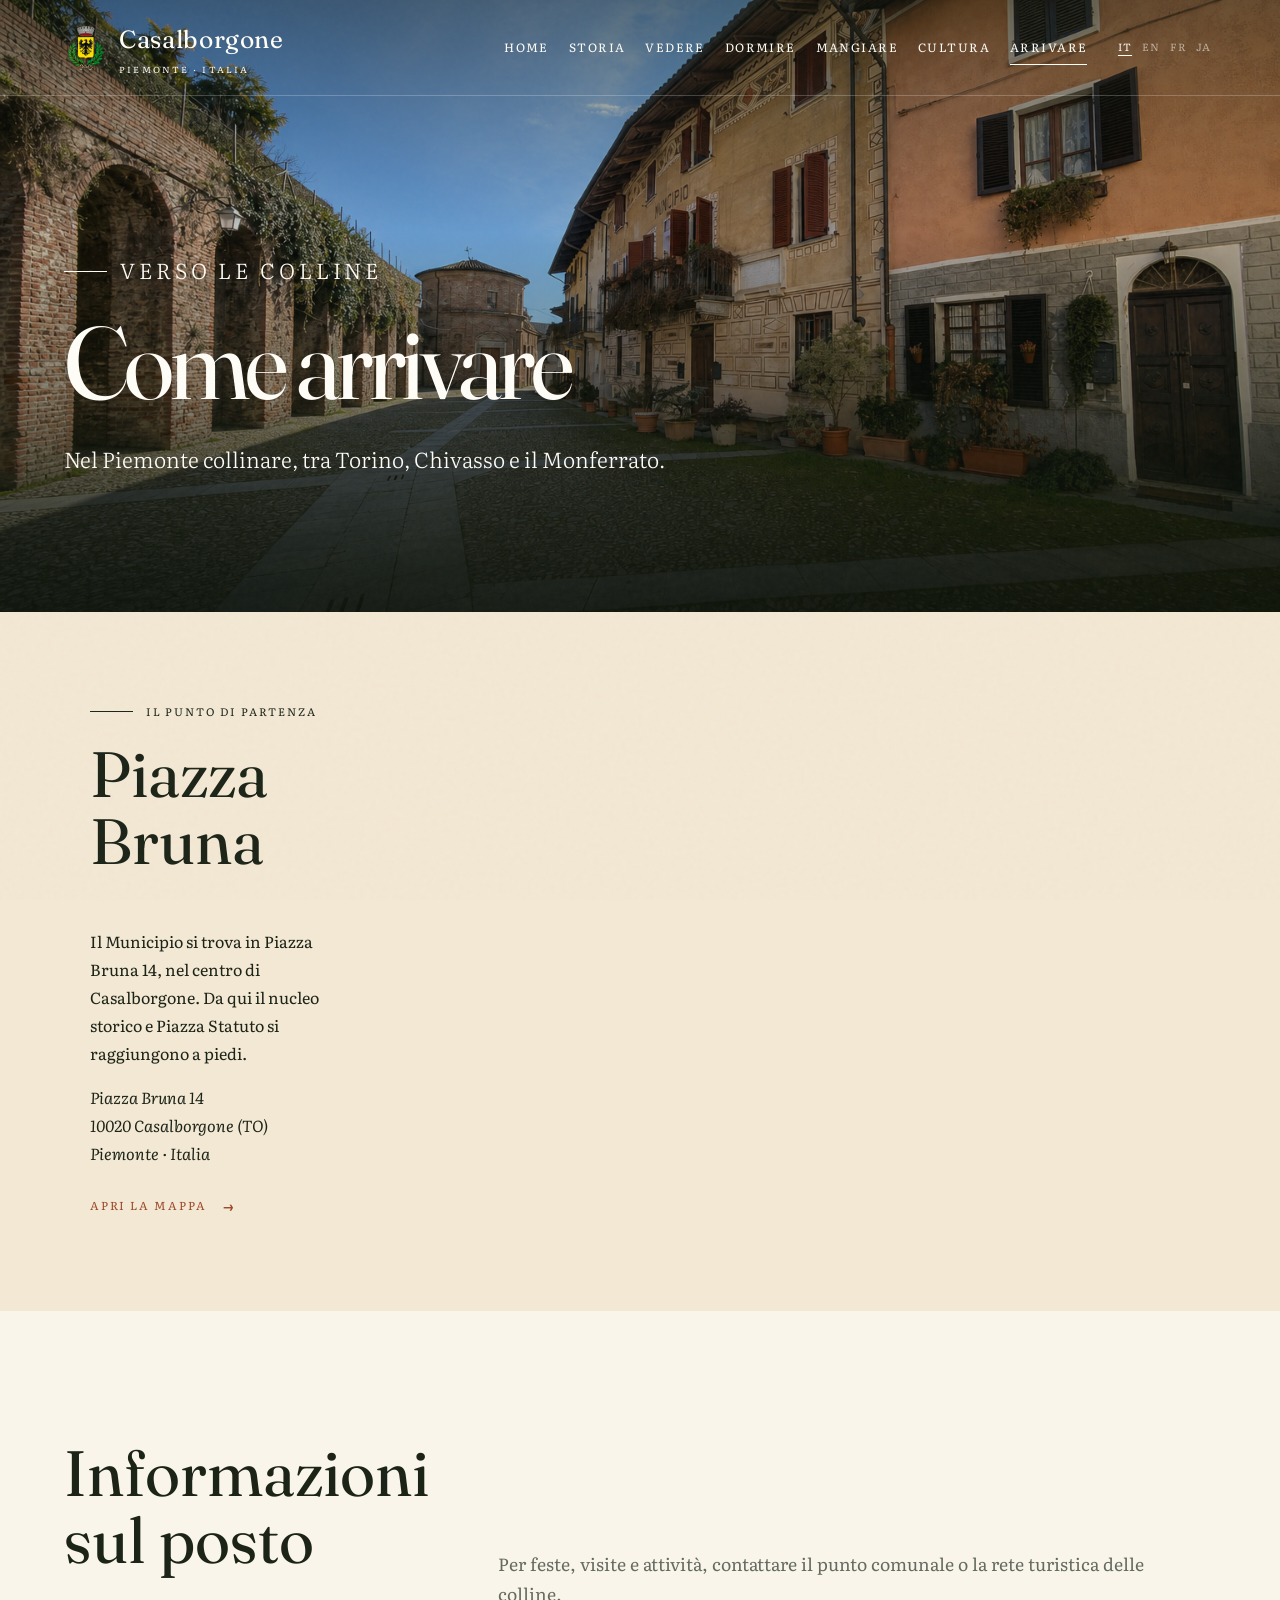
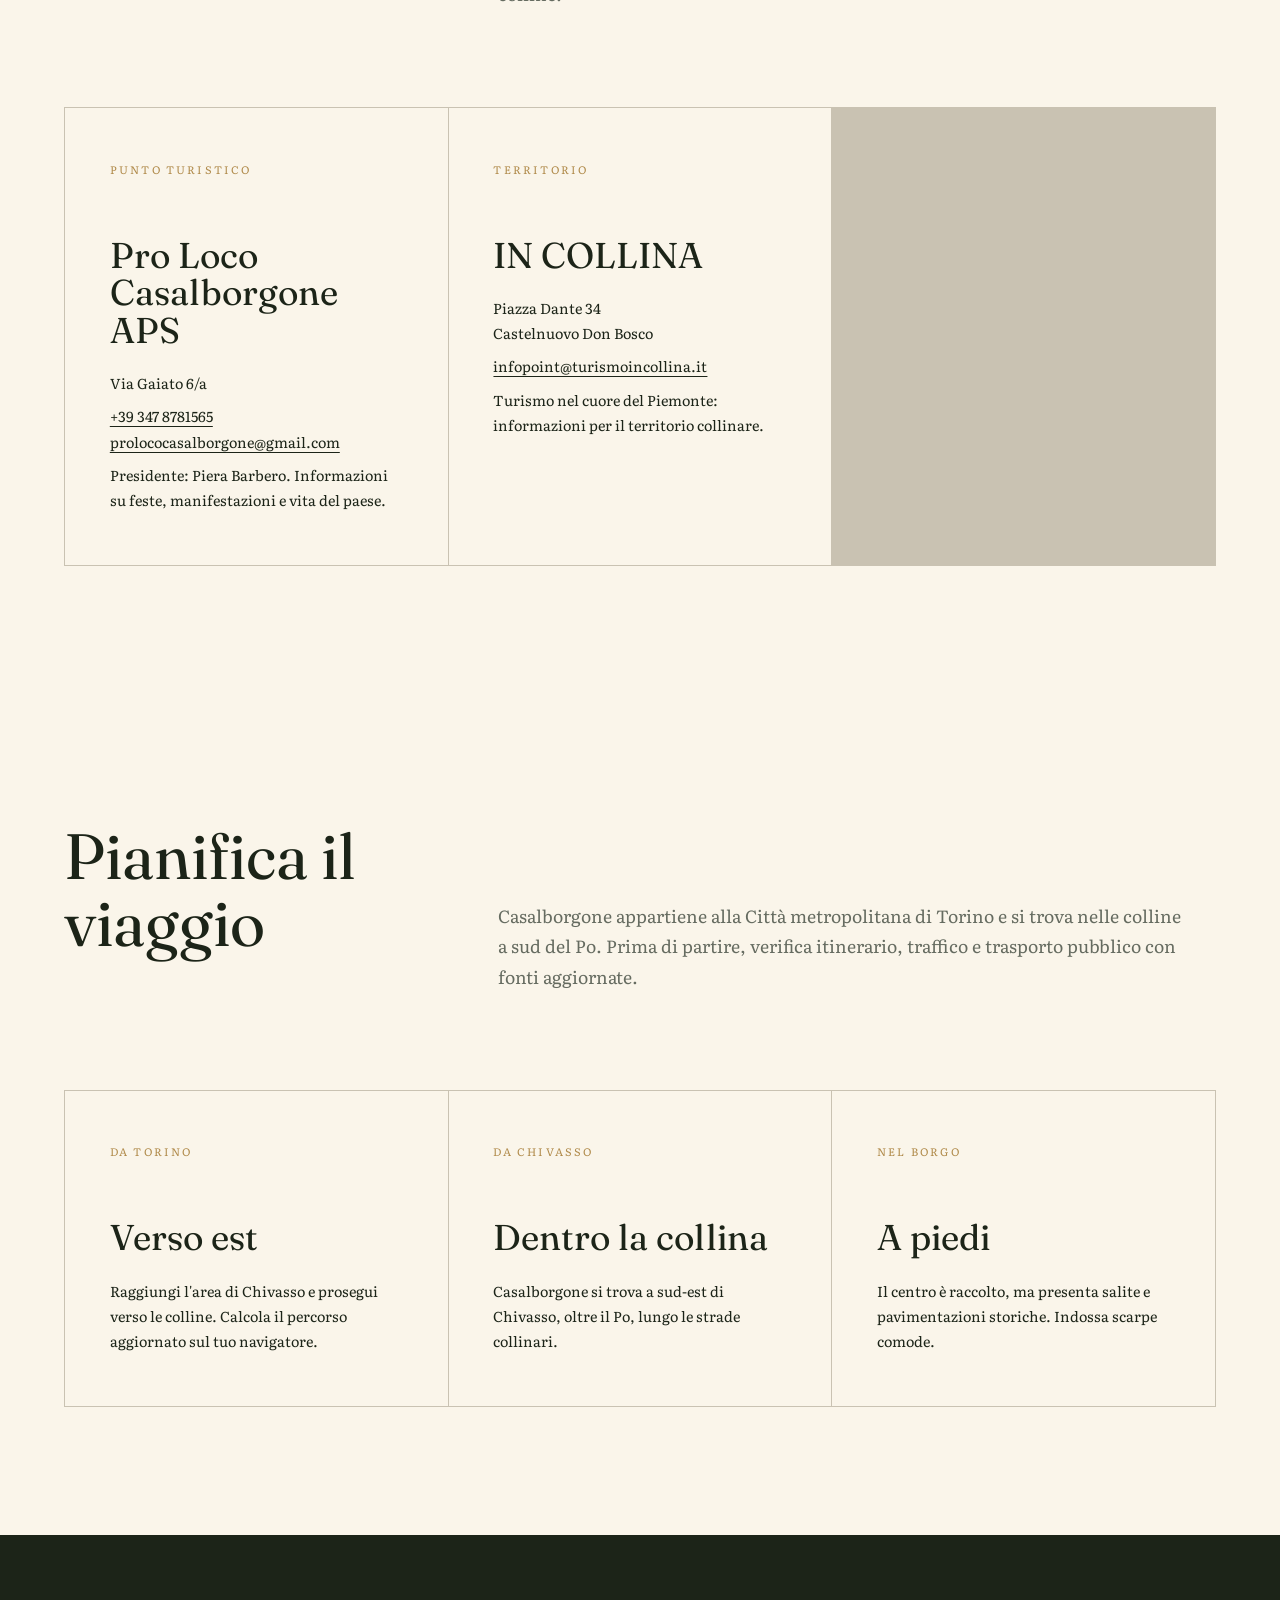
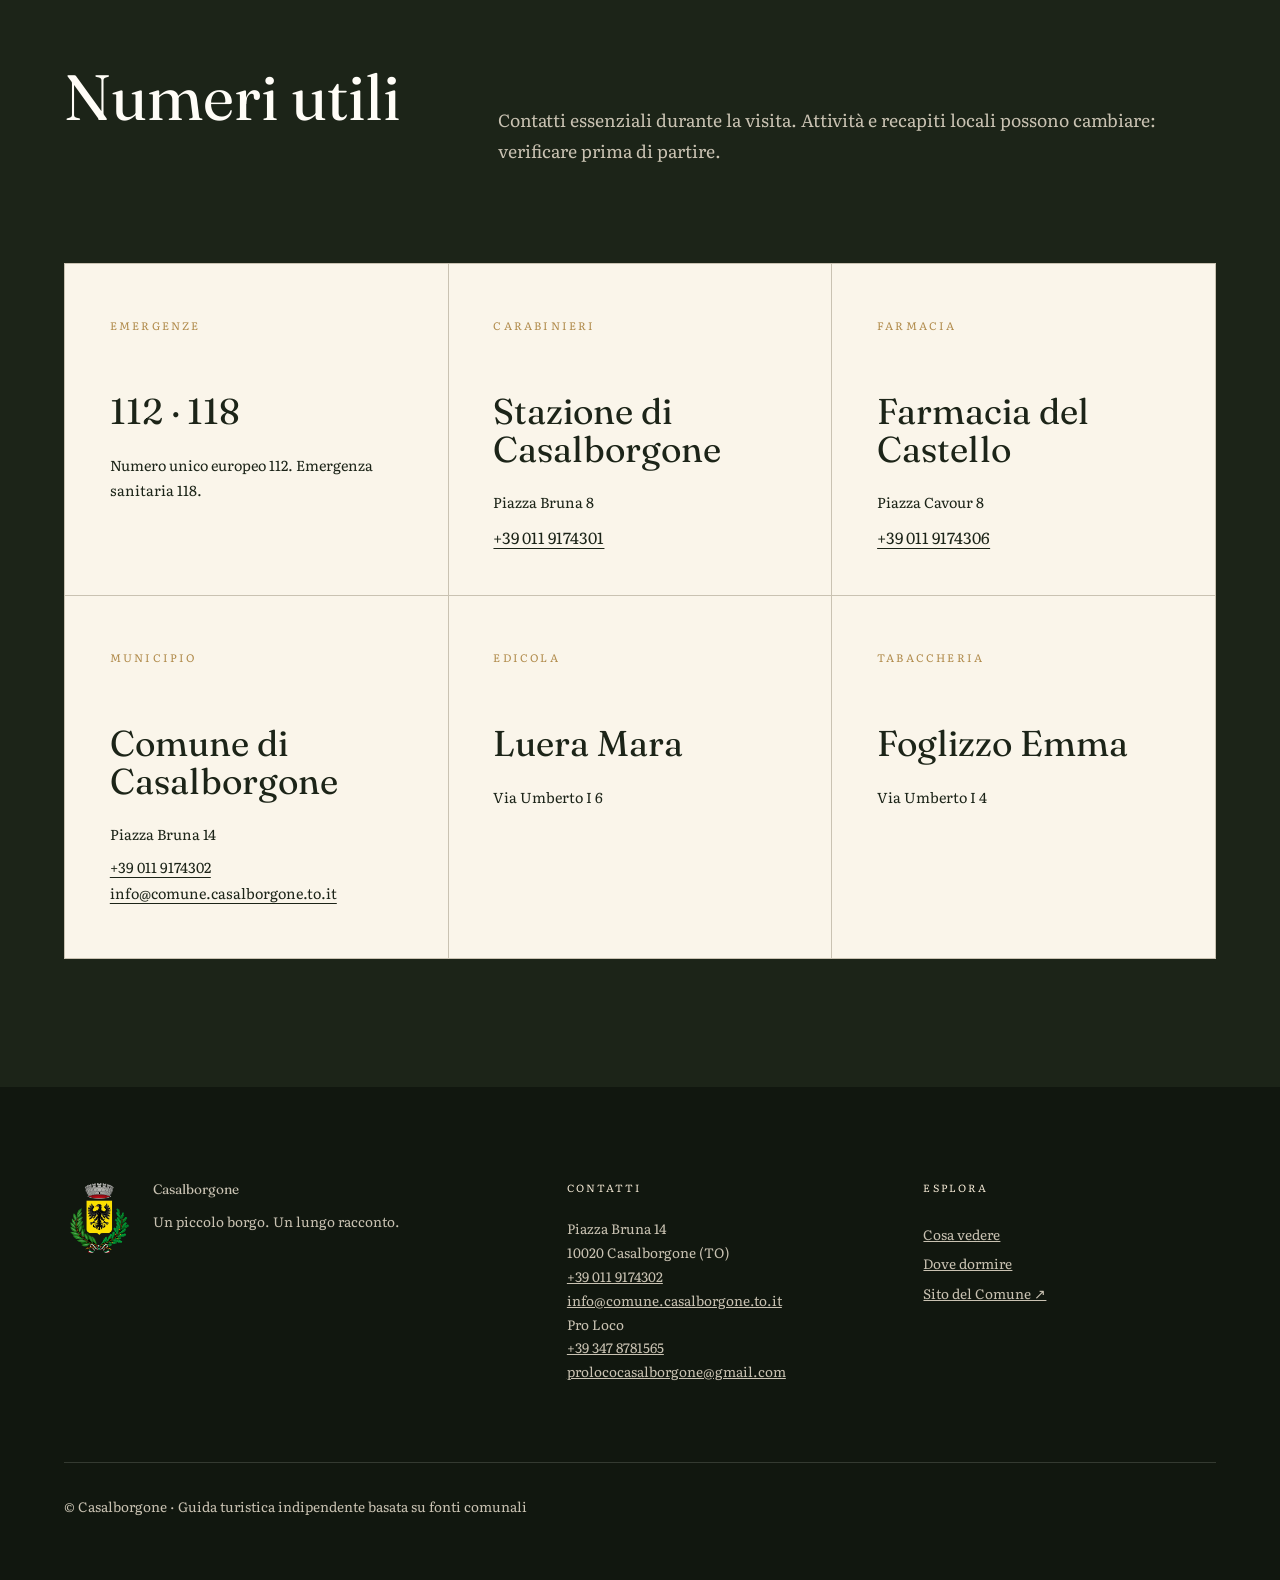
<file: arrivare.html>
<!doctype html><html lang="it"><head><meta charset="utf-8"><meta name="viewport" content="width=device-width,initial-scale=1,viewport-fit=cover"><meta name="description" content="Come arrivare e orientarsi a Casalborgone."><title>Come arrivare — Casalborgone</title><link rel="icon" href="favicon.ico" sizes="any"><link rel="icon" type="image/png" href="favicon-32.png" sizes="32x32"><link rel="apple-touch-icon" href="apple-touch-icon.png"><link rel="stylesheet" href="css/style.css"><script src="js/site.js" defer></script></head><body>
<a class="skip-link" href="#main" data-it="Vai al contenuto" data-en="Skip to content" data-fr="Aller au contenu" data-ja="本文へ">Vai al contenuto</a>
<header class="site-header"><a class="brand" href="index.html"><img class="brand-mark" src="images/stemma-casalborgone.png" alt="Stemma del Comune di Casalborgone" width="48" height="48"><span>Casalborgone<small data-it="Piemonte · Italia" data-en="Piedmont · Italy" data-fr="Piémont · Italie" data-ja="ピエモンテ · イタリア">Piemonte · Italia</small></span></a><button class="menu-button" aria-expanded="false" aria-controls="site-menu" aria-label="Menu"><span></span><span></span><span></span></button><div class="nav-wrap" id="site-menu"><nav class="site-nav"><a href="index.html" data-it="Home" data-en="Home" data-fr="Accueil" data-ja="ホーム">Home</a><a href="storia.html" data-it="Storia" data-en="History" data-fr="Histoire" data-ja="歴史">Storia</a><a href="vedere.html" data-it="Vedere" data-en="See" data-fr="Voir" data-ja="見どころ">Vedere</a><a href="dormire.html" data-it="Dormire" data-en="Stay" data-fr="Séjour" data-ja="宿泊">Dormire</a><a href="mangiare.html" data-it="Mangiare" data-en="Taste" data-fr="Table" data-ja="食事">Mangiare</a><a href="cultura.html" data-it="Cultura" data-en="Culture" data-fr="Culture" data-ja="文化">Cultura</a><a href="arrivare.html" aria-current="page" data-it="Arrivare" data-en="Visit" data-fr="Venir" data-ja="アクセス">Arrivare</a></nav><div class="language" aria-label="Language"><button class="lang-button active" data-lang="it">IT</button><button class="lang-button" data-lang="en">EN</button><button class="lang-button" data-lang="fr">FR</button><button class="lang-button" data-lang="ja">JA</button></div></div></header>
<main id="main"><section class="hero page-hero" style="--hero:url('/images/leu-piazza-municipio-no-cars.png')"><div class="hero-content"><p class="eyebrow" data-it="Verso le colline" data-en="Into the hills" data-fr="Vers les collines" data-ja="丘へ">Verso le colline</p><h1 data-it="Come arrivare" data-en="How to get here" data-fr="Comment venir" data-ja="アクセス">Come arrivare</h1><p data-it="Nel Piemonte collinare, tra Torino, Chivasso e il Monferrato." data-en="In the Piedmont hills, between Turin, Chivasso and Monferrato." data-fr="Dans les collines du Piémont, entre Turin, Chivasso et le Monferrato." data-ja="ピエモンテの丘。トリノ、キヴァッソ、モンフェッラートのあいだ。">Nel Piemonte collinare, tra Torino, Chivasso e il Monferrato.</p></div></section>
<section class="map-wrap"><div class="map-copy"><p class="eyebrow" data-it="Il punto di partenza" data-en="Your starting point" data-fr="Le point de départ" data-ja="出発点">Il punto di partenza</p><h2 data-it="Piazza Bruna" data-en="Piazza Bruna" data-fr="Piazza Bruna" data-ja="ブルーナ広場">Piazza Bruna</h2><p data-it="Il Municipio si trova in Piazza Bruna 14, nel centro di Casalborgone. Da qui il nucleo storico e Piazza Statuto si raggiungono a piedi." data-en="The Town Hall is at Piazza Bruna 14, in central Casalborgone. From here, the old village and Piazza Statuto are within walking distance." data-fr="La mairie se trouve Piazza Bruna 14, au centre de Casalborgone. De là, le noyau historique et Piazza Statuto se rejoignent à pied." data-ja="役場はブルーナ広場14、カザルボルゴーネの中心。旧市街とスタトゥート広場まで徒歩。">Il Municipio si trova in Piazza Bruna 14, nel centro di Casalborgone. Da qui il nucleo storico e Piazza Statuto si raggiungono a piedi.</p><address>Piazza Bruna 14<br>10020 Casalborgone (TO)<br>Piemonte · Italia</address><a class="text-link" href="https://share.google/aPL8yQEPU8tsmq4s2" target="_blank" rel="noopener" data-it="Apri la mappa" data-en="Open map" data-fr="Ouvrir la carte" data-ja="地図を開く">Apri la mappa</a></div><iframe class="map" title="Mappa di Casalborgone" src="https://www.google.com/maps/embed?pb=!1m18!1m12!1m3!1d11259.255436941006!2d7.928554224250392!3d45.130107637124475!2m3!1f0!2f0!3f0!3m2!1i1024!2i768!4f13.1!3m3!1m2!1s0x4787d902155798d9%3A0x3e8249de92d25b34!2z44CSMTAwMjAg44OI44Oq44OOIOOCq-OCtuODq-ODnOODq-OCtOODvOODjQ!5e0!3m2!1sja!2sit!4v1787044800078!5m2!1sja!2sit" allowfullscreen loading="lazy" referrerpolicy="strict-origin-when-cross-origin"></iframe></section>
<section class="page-section" id="info"><div class="section-heading"><h2 data-it="Informazioni sul posto" data-en="Local information" data-fr="Informations sur place" data-ja="現地案内">Informazioni sul posto</h2><p data-it="Per feste, visite e attività, contattare il punto comunale o la rete turistica delle colline." data-en="For festivals, visits and activities, contact the municipal information point or the hills tourism network." data-fr="Pour les fêtes, visites et activités, contactez le point communal ou le réseau touristique des collines." data-ja="祭り、見学、活動は自治体案内所か丘陵観光ネットワークへ。">Per feste, visite e attività, contattare il punto comunale o la rete turistica delle colline.</p></div><div class="card-grid">
<article class="card"><span class="card-number" data-it="PUNTO TURISTICO" data-en="TOURIST INFORMATION" data-fr="INFORMATION TOURISTIQUE" data-ja="観光案内">PUNTO TURISTICO</span><h3>Pro Loco Casalborgone APS</h3><address>Via Gaiato 6/a</address><p><a href="tel:+393478781565">+39 347 8781565</a><br><a href="mailto:prolococasalborgone@gmail.com">prolococasalborgone@gmail.com</a></p><p data-it="Presidente: Piera Barbero. Informazioni su feste, manifestazioni e vita del paese." data-en="President: Piera Barbero. Information on festivals, events and village life." data-fr="Présidente : Piera Barbero. Informations sur les fêtes, manifestations et la vie du village." data-ja="会長Piera Barbero。祭り、行事、村の暮らしを案内。">Presidente: Piera Barbero. Informazioni su feste, manifestazioni e vita del paese.</p></article>
<article class="card"><span class="card-number" data-it="TERRITORIO" data-en="REGIONAL NETWORK" data-fr="RÉSEAU TERRITORIAL" data-ja="広域案内">TERRITORIO</span><h3>IN COLLINA</h3><address>Piazza Dante 34<br>Castelnuovo Don Bosco</address><p><a href="mailto:infopoint@turismoincollina.it">infopoint@turismoincollina.it</a></p><p data-it="Turismo nel cuore del Piemonte: informazioni per il territorio collinare." data-en="Tourism in the heart of Piedmont: information for the surrounding hills." data-fr="Tourisme au cœur du Piémont : informations sur le territoire des collines." data-ja="ピエモンテ中心部、周辺丘陵の観光案内。">Turismo nel cuore del Piemonte: informazioni per il territorio collinare.</p></article>
</div></section>
<section class="page-section"><div class="section-heading"><h2 data-it="Pianifica il viaggio" data-en="Plan your journey" data-fr="Préparer le voyage" data-ja="旅の計画">Pianifica il viaggio</h2><p data-it="Casalborgone appartiene alla Città metropolitana di Torino e si trova nelle colline a sud del Po. Prima di partire, verifica itinerario, traffico e trasporto pubblico con fonti aggiornate." data-en="Casalborgone lies in the Metropolitan City of Turin, among the hills south of the Po. Before travelling, check routes, traffic and public transport with current sources." data-fr="Casalborgone appartient à la Cité métropolitaine de Turin et se trouve dans les collines au sud du Pô. Avant de partir, vérifiez itinéraire, circulation et transports publics auprès de sources à jour." data-ja="カザルボルゴーネはトリノ広域市。ポー川の南の丘。出発前に経路、交通、公共交通を最新情報で確認を。">Casalborgone appartiene alla Città metropolitana di Torino e si trova nelle colline a sud del Po. Prima di partire, verifica itinerario, traffico e trasporto pubblico con fonti aggiornate.</p></div><div class="card-grid">
<article class="card"><span class="card-number" data-it="DA TORINO" data-en="FROM TURIN" data-fr="DEPUIS TURIN" data-ja="トリノから">DA TORINO</span><h3 data-it="Verso est" data-en="Head east" data-fr="Vers l'est" data-ja="東へ">Verso est</h3><p data-it="Raggiungi l'area di Chivasso e prosegui verso le colline. Calcola il percorso aggiornato sul tuo navigatore." data-en="Reach the Chivasso area and continue into the hills. Use your navigator for a current route." data-fr="Rejoignez le secteur de Chivasso puis continuez vers les collines. Calculez l'itinéraire à jour sur votre navigateur." data-ja="キヴァッソ方面へ出て、丘へ進む。ナビで最新経路を。">Raggiungi l'area di Chivasso e prosegui verso le colline. Calcola il percorso aggiornato sul tuo navigatore.</p></article>
<article class="card"><span class="card-number" data-it="DA CHIVASSO" data-en="FROM CHIVASSO" data-fr="DEPUIS CHIVASSO" data-ja="キヴァッソから">DA CHIVASSO</span><h3 data-it="Dentro la collina" data-en="Into the hills" data-fr="Dans la colline" data-ja="丘のなかへ">Dentro la collina</h3><p data-it="Casalborgone si trova a sud-est di Chivasso, oltre il Po, lungo le strade collinari." data-en="Casalborgone lies south-east of Chivasso, beyond the Po, along country roads." data-fr="Casalborgone se trouve au sud-est de Chivasso, au-delà du Pô, le long des routes de colline." data-ja="カザルボルゴーネはキヴァッソの南東、ポー川の向こう、丘の道沿い。">Casalborgone si trova a sud-est di Chivasso, oltre il Po, lungo le strade collinari.</p></article>
<article class="card"><span class="card-number" data-it="NEL BORGO" data-en="IN THE VILLAGE" data-fr="DANS LE VILLAGE" data-ja="村のなか">NEL BORGO</span><h3 data-it="A piedi" data-en="On foot" data-fr="À pied" data-ja="徒歩">A piedi</h3><p data-it="Il centro è raccolto, ma presenta salite e pavimentazioni storiche. Indossa scarpe comode." data-en="The centre is compact, with slopes and historic paving. Wear comfortable shoes." data-fr="Le centre est compact, mais compte des montées et des pavés anciens. Portez des chaussures confortables." data-ja="中心は小さいが、坂と古い石畳がある。歩きやすい靴で。">Il centro è raccolto, ma presenta salite e pavimentazioni storiche. Indossa scarpe comode.</p></article>
</div></section>
<section class="page-section dark"><div class="section-heading"><h2 data-it="Numeri utili" data-en="Useful numbers" data-fr="Numéros utiles" data-ja="旅行者用連絡先">Numeri utili</h2><p data-it="Contatti essenziali durante la visita. Attività e recapiti locali possono cambiare: verificare prima di partire." data-en="Essential contacts during your visit. Local businesses and details may change: check before travelling." data-fr="Contacts essentiels pendant la visite. Les activités et coordonnées locales peuvent changer : vérifiez avant de partir." data-ja="滞在中の連絡先。店舗と連絡先は変わることがある。出発前に確認。">Contatti essenziali durante la visita. Attività e recapiti locali possono cambiare: verificare prima di partire.</p></div><div class="card-grid">
<article class="card"><span class="card-number" data-it="EMERGENZE" data-en="EMERGENCIES" data-fr="URGENCES" data-ja="緊急">EMERGENZE</span><h3>112 · 118</h3><p data-it="Numero unico europeo 112. Emergenza sanitaria 118." data-en="European emergency number 112. Medical emergency 118." data-fr="Numéro d'urgence européen 112. Urgence médicale 118." data-ja="欧州共通緊急112。救急118。">Numero unico europeo 112. Emergenza sanitaria 118.</p></article>
<article class="card"><span class="card-number">CARABINIERI</span><h3>Stazione di Casalborgone</h3><address>Piazza Bruna 8</address><a href="tel:+390119174301">+39 011 9174301</a></article>
<article class="card"><span class="card-number" data-it="FARMACIA" data-en="PHARMACY" data-fr="PHARMACIE" data-ja="薬局">FARMACIA</span><h3>Farmacia del Castello</h3><address>Piazza Cavour 8</address><a href="tel:+390119174306">+39 011 9174306</a></article>
<article class="card"><span class="card-number" data-it="MUNICIPIO" data-en="TOWN HALL" data-fr="MAIRIE" data-ja="役場">MUNICIPIO</span><h3>Comune di Casalborgone</h3><address>Piazza Bruna 14</address><p><a href="tel:+390119174302">+39 011 9174302</a><br><a href="mailto:info@comune.casalborgone.to.it">info@comune.casalborgone.to.it</a></p></article>
<article class="card"><span class="card-number" data-it="EDICOLA" data-en="NEWSSTAND" data-fr="PRESSE" data-ja="新聞店">EDICOLA</span><h3>Luera Mara</h3><address>Via Umberto I 6</address></article>
<article class="card"><span class="card-number" data-it="TABACCHERIA" data-en="TOBACCONIST" data-fr="TABAC" data-ja="タバコ店">TABACCHERIA</span><h3>Foglizzo Emma</h3><address>Via Umberto I 4</address></article>
</div></section></main>
<footer class="site-footer"><div class="footer-brand"><img class="footer-mark" src="images/stemma-casalborgone.png" alt="" width="72" height="72"><div><p class="footer-title">Casalborgone</p><p data-it="Un piccolo borgo. Un lungo racconto." data-en="A small village. A long story." data-fr="Un petit village. Une longue histoire." data-ja="小さな村。長い物語。">Un piccolo borgo. Un lungo racconto.</p></div></div><div><h2 data-it="Contatti" data-en="Contact" data-fr="Contact" data-ja="連絡先">Contatti</h2><address>Piazza Bruna 14<br>10020 Casalborgone (TO)<br><a href="tel:+390119174302">+39 011 9174302</a><br><a href="mailto:info@comune.casalborgone.to.it">info@comune.casalborgone.to.it</a></address><p>Pro Loco<br><a href="tel:+393478781565">+39 347 8781565</a><br><a href="mailto:prolococasalborgone@gmail.com">prolococasalborgone@gmail.com</a></p></div><div class="footer-links"><h2 data-it="Esplora" data-en="Explore" data-fr="Explorer" data-ja="案内">Esplora</h2><a href="vedere.html" data-it="Cosa vedere" data-en="What to see" data-fr="Que voir" data-ja="見どころ">Cosa vedere</a><a href="dormire.html" data-it="Dove dormire" data-en="Where to stay" data-fr="Où dormir" data-ja="宿泊">Dove dormire</a><a href="https://www.comune.casalborgone.to.it/" target="_blank" rel="noopener" data-it="Sito del Comune ↗" data-en="Municipal website ↗" data-fr="Site municipal ↗" data-ja="公式サイト ↗">Sito del Comune ↗</a></div><p class="footer-bottom">© Casalborgone · <span data-it="Guida turistica indipendente basata su fonti comunali" data-en="Independent visitor guide based on municipal sources" data-fr="Guide touristique indépendant d'après les sources municipales" data-ja="自治体資料に基づく独立ガイド">Guida turistica indipendente basata su fonti comunali</span></p></footer>
</body></html>
</file>
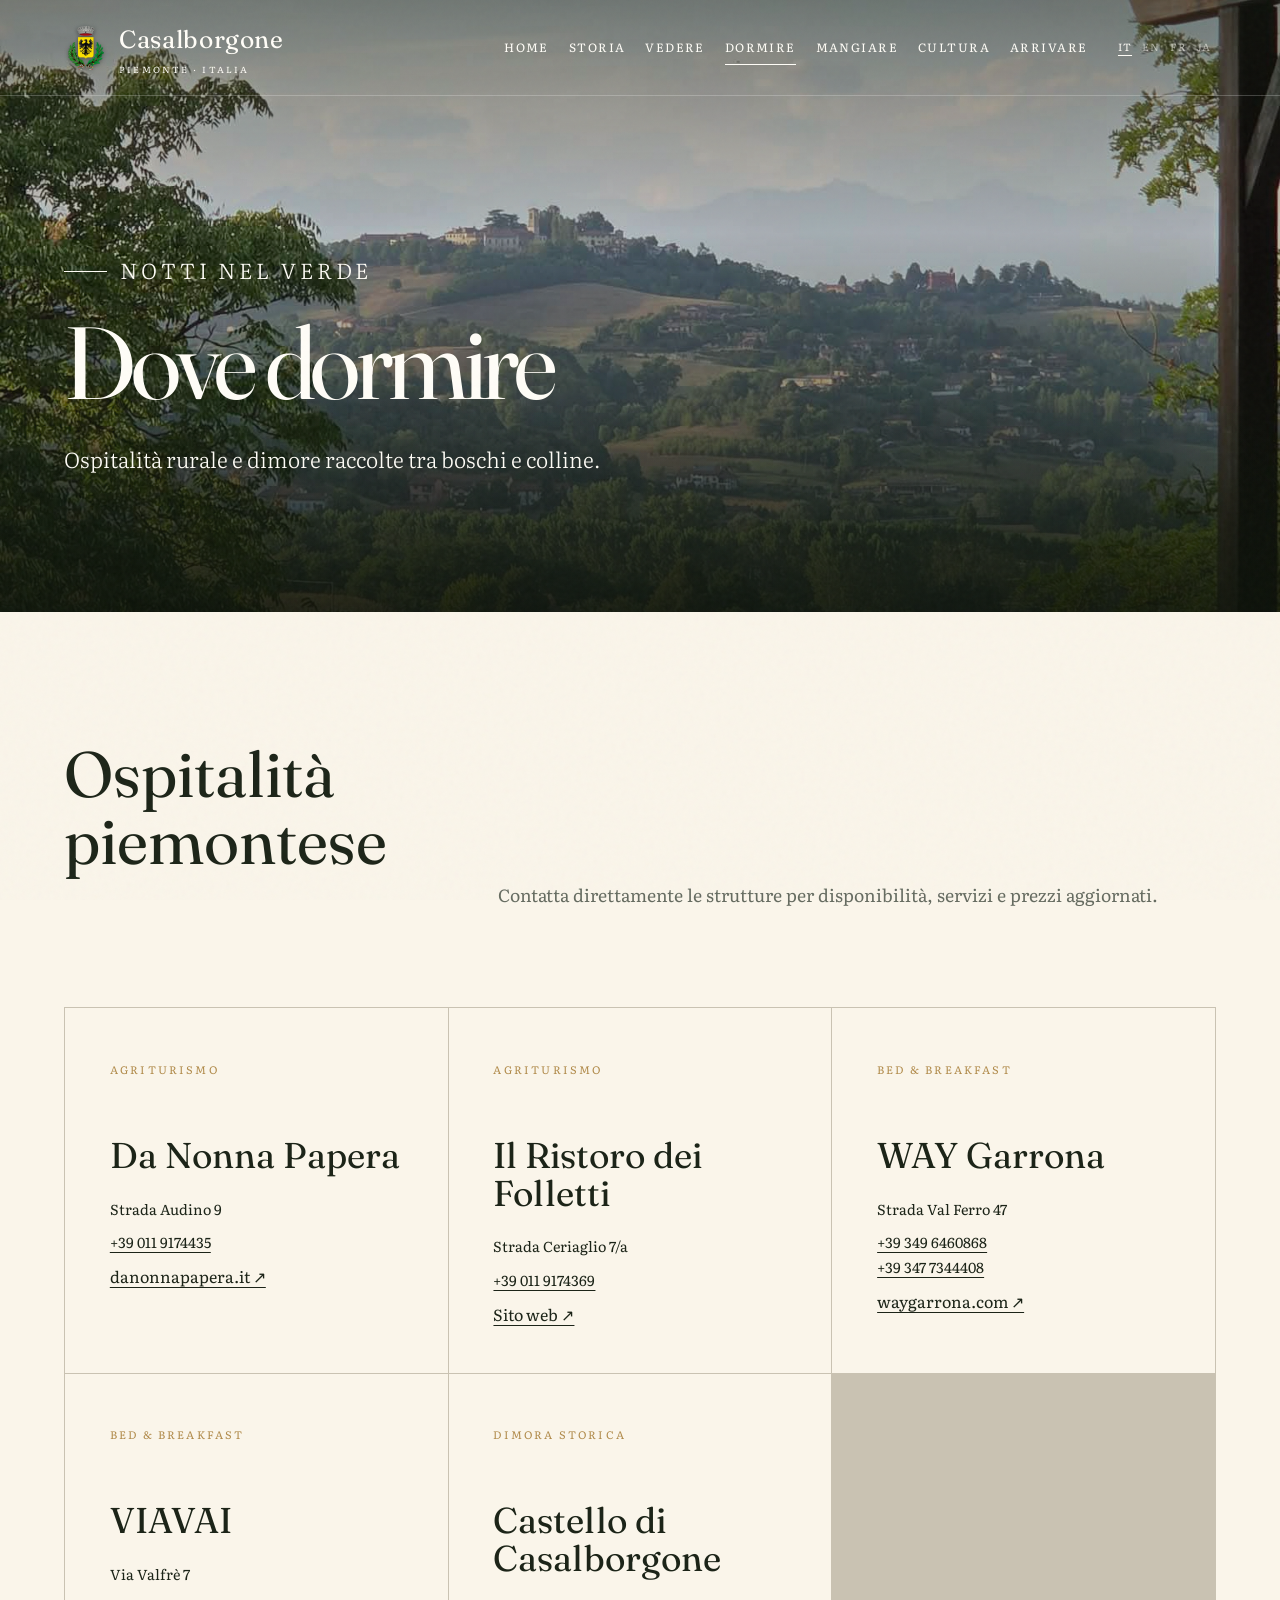
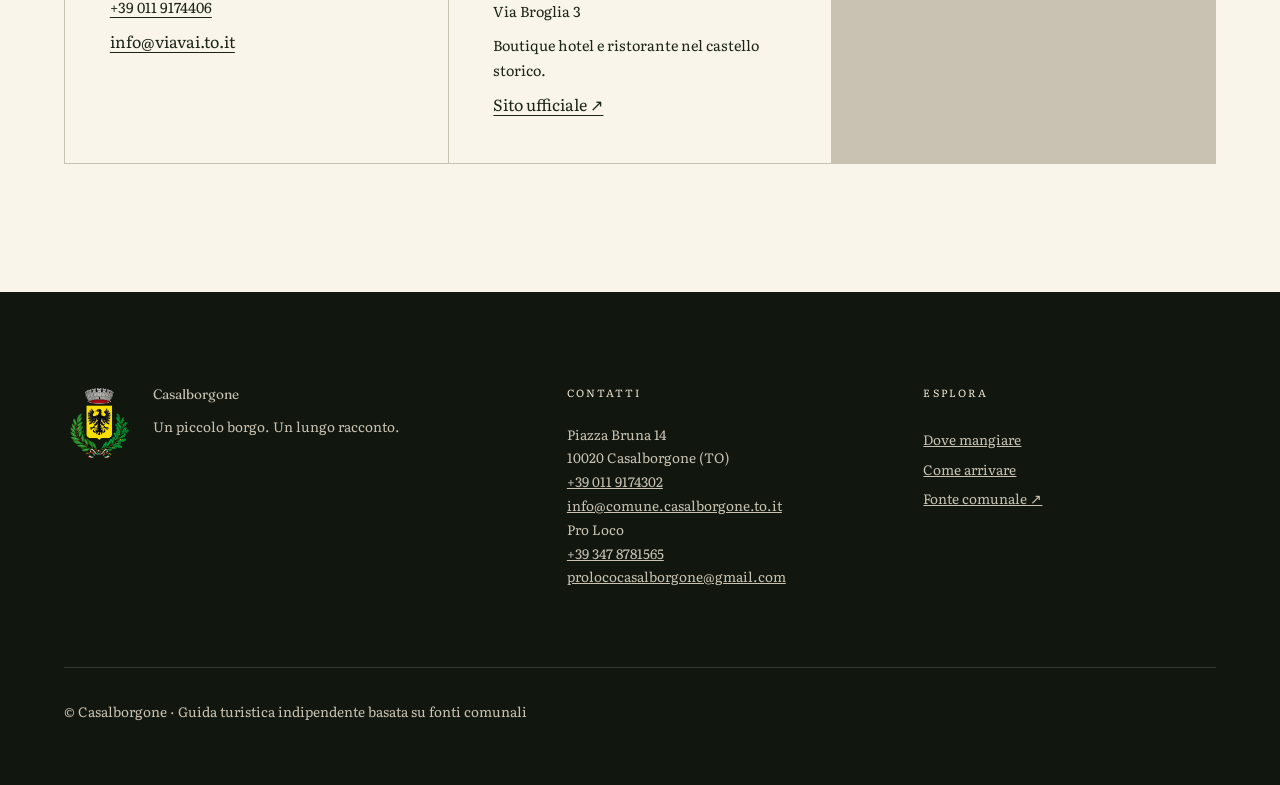
<file: dormire.html>
<!doctype html><html lang="it"><head><meta charset="utf-8"><meta name="viewport" content="width=device-width,initial-scale=1,viewport-fit=cover"><meta name="description" content="Agriturismi, B&B e dimore dove dormire a Casalborgone."><title>Dove dormire — Casalborgone</title><link rel="stylesheet" href="css/style.css"><script src="js/site.js" defer></script></head><body>
<a class="skip-link" href="#main" data-it="Vai al contenuto" data-en="Skip to content" data-fr="Aller au contenu" data-ja="本文へ">Vai al contenuto</a>
<header class="site-header"><a class="brand" href="index.html"><img class="brand-mark" src="images/stemma-casalborgone.png" alt="Stemma del Comune di Casalborgone" width="48" height="48"><span>Casalborgone<small data-it="Piemonte · Italia" data-en="Piedmont · Italy" data-fr="Piémont · Italie" data-ja="ピエモンテ · イタリア">Piemonte · Italia</small></span></a><button class="menu-button" aria-expanded="false" aria-controls="site-menu" aria-label="Menu"><span></span><span></span><span></span></button><div class="nav-wrap" id="site-menu"><nav class="site-nav"><a href="index.html" data-it="Home" data-en="Home" data-fr="Accueil" data-ja="ホーム">Home</a><a href="storia.html" data-it="Storia" data-en="History" data-fr="Histoire" data-ja="歴史">Storia</a><a href="vedere.html" data-it="Vedere" data-en="See" data-fr="Voir" data-ja="見どころ">Vedere</a><a href="dormire.html" aria-current="page" data-it="Dormire" data-en="Stay" data-fr="Séjour" data-ja="宿泊">Dormire</a><a href="mangiare.html" data-it="Mangiare" data-en="Taste" data-fr="Table" data-ja="食事">Mangiare</a><a href="cultura.html" data-it="Cultura" data-en="Culture" data-fr="Culture" data-ja="文化">Cultura</a><a href="arrivare.html" data-it="Arrivare" data-en="Visit" data-fr="Venir" data-ja="アクセス">Arrivare</a></nav><div class="language" aria-label="Language"><button class="lang-button active" data-lang="it">IT</button><button class="lang-button" data-lang="en">EN</button><button class="lang-button" data-lang="fr">FR</button><button class="lang-button" data-lang="ja">JA</button></div></div></header>
<main id="main"><section class="hero page-hero" style="--hero:url('/images/leu-terrazza-colline.jpg')"><div class="hero-content"><p class="eyebrow" data-it="Notti nel verde" data-en="Nights in the countryside" data-fr="Nuits dans le vert" data-ja="緑の夜">Notti nel verde</p><h1 data-it="Dove dormire" data-en="Where to stay" data-fr="Où dormir" data-ja="宿泊">Dove dormire</h1><p data-it="Ospitalità rurale e dimore raccolte tra boschi e colline." data-en="Country hospitality and intimate stays among woods and hills." data-fr="Hospitalité rurale et demeures intimes parmi bois et collines." data-ja="森と丘のあいだの、田舎のもてなしと小さな宿。">Ospitalità rurale e dimore raccolte tra boschi e colline.</p></div></section>
<section class="page-section"><div class="section-heading"><h2 data-it="Ospitalità piemontese" data-en="Piedmontese hospitality" data-fr="Hospitalité piémontaise" data-ja="ピエモンテのもてなし">Ospitalità piemontese</h2><p data-it="Contatta direttamente le strutture per disponibilità, servizi e prezzi aggiornati." data-en="Contact each property directly for current availability, services and prices." data-fr="Contactez directement les établissements pour disponibilités, services et tarifs à jour." data-ja="空室、設備、料金は各施設に直接確認を。">Contatta direttamente le strutture per disponibilità, servizi e prezzi aggiornati.</p></div><div class="card-grid">
<article class="card"><span class="card-number" data-it="AGRITURISMO" data-en="FARM STAY" data-fr="AGRITOURISME" data-ja="アグリツーリズモ">AGRITURISMO</span><h3>Da Nonna Papera</h3><address>Strada Audino 9</address><p><a href="tel:+390119174435">+39 011 9174435</a></p><a href="http://www.danonnapapera.it" target="_blank" rel="noopener">danonnapapera.it ↗</a></article>
<article class="card"><span class="card-number" data-it="AGRITURISMO" data-en="FARM STAY" data-fr="AGRITOURISME" data-ja="アグリツーリズモ">AGRITURISMO</span><h3>Il Ristoro dei Folletti</h3><address>Strada Ceriaglio 7/a</address><p><a href="tel:+390119174369">+39 011 9174369</a></p><a href="http://www.agriturismoristorodeifolletti.it" target="_blank" rel="noopener" data-it="Sito web ↗" data-en="Website ↗" data-fr="Site web ↗" data-ja="サイト ↗">Sito web ↗</a></article>
<article class="card"><span class="card-number">BED &amp; BREAKFAST</span><h3>WAY Garrona</h3><address>Strada Val Ferro 47</address><p><a href="tel:+393496460868">+39 349 6460868</a><br><a href="tel:+393477344408">+39 347 7344408</a></p><a href="http://waygarrona.com" target="_blank" rel="noopener">waygarrona.com ↗</a></article>
<article class="card"><span class="card-number">BED &amp; BREAKFAST</span><h3>VIAVAI</h3><address>Via Valfrè 7</address><p><a href="tel:+390119174406">+39 011 9174406</a></p><a href="mailto:info@viavai.to.it">info@viavai.to.it</a></article>
<article class="card"><span class="card-number" data-it="DIMORA STORICA" data-en="HISTORIC RESIDENCE" data-fr="DEMEURE HISTORIQUE" data-ja="歴史館">DIMORA STORICA</span><h3 data-it="Castello di Casalborgone" data-en="Casalborgone Castle" data-fr="Château de Casalborgone" data-ja="カザルボルゴーネ城">Castello di Casalborgone</h3><address>Via Broglia 3</address><p data-it="Boutique hotel e ristorante nel castello storico." data-en="Boutique hotel and restaurant in the historic castle." data-fr="Hôtel de charme et restaurant dans le château historique." data-ja="歴史ある城のブティックホテルとレストラン。">Boutique hotel e ristorante nel castello storico.</p><a href="https://www.castellodicasalborgone.com/" target="_blank" rel="noopener" data-it="Sito ufficiale ↗" data-en="Official website ↗" data-fr="Site officiel ↗" data-ja="公式サイト ↗">Sito ufficiale ↗</a></article>
</div></section></main>
<footer class="site-footer"><div class="footer-brand"><img class="footer-mark" src="images/stemma-casalborgone.png" alt="" width="72" height="72"><div><p class="footer-title">Casalborgone</p><p data-it="Un piccolo borgo. Un lungo racconto." data-en="A small village. A long story." data-fr="Un petit village. Une longue histoire." data-ja="小さな村。長い物語。">Un piccolo borgo. Un lungo racconto.</p></div></div><div><h2 data-it="Contatti" data-en="Contact" data-fr="Contact" data-ja="連絡先">Contatti</h2><address>Piazza Bruna 14<br>10020 Casalborgone (TO)<br><a href="tel:+390119174302">+39 011 9174302</a><br><a href="mailto:info@comune.casalborgone.to.it">info@comune.casalborgone.to.it</a></address><p>Pro Loco<br><a href="tel:+393478781565">+39 347 8781565</a><br><a href="mailto:prolococasalborgone@gmail.com">prolococasalborgone@gmail.com</a></p></div><div class="footer-links"><h2 data-it="Esplora" data-en="Explore" data-fr="Explorer" data-ja="案内">Esplora</h2><a href="mangiare.html" data-it="Dove mangiare" data-en="Where to eat" data-fr="Où manger" data-ja="食事">Dove mangiare</a><a href="arrivare.html" data-it="Come arrivare" data-en="How to get here" data-fr="Comment venir" data-ja="アクセス">Come arrivare</a><a href="https://www.comune.casalborgone.to.it/it-it/vivere-il-comune/dove-dormire" target="_blank" rel="noopener" data-it="Fonte comunale ↗" data-en="Municipal source ↗" data-fr="Source municipale ↗" data-ja="自治体資料 ↗">Fonte comunale ↗</a></div><p class="footer-bottom">© Casalborgone · <span data-it="Guida turistica indipendente basata su fonti comunali" data-en="Independent visitor guide based on municipal sources" data-fr="Guide touristique indépendant d'après les sources municipales" data-ja="自治体資料に基づく独立ガイド">Guida turistica indipendente basata su fonti comunali</span></p></footer>
</body></html>
</file>
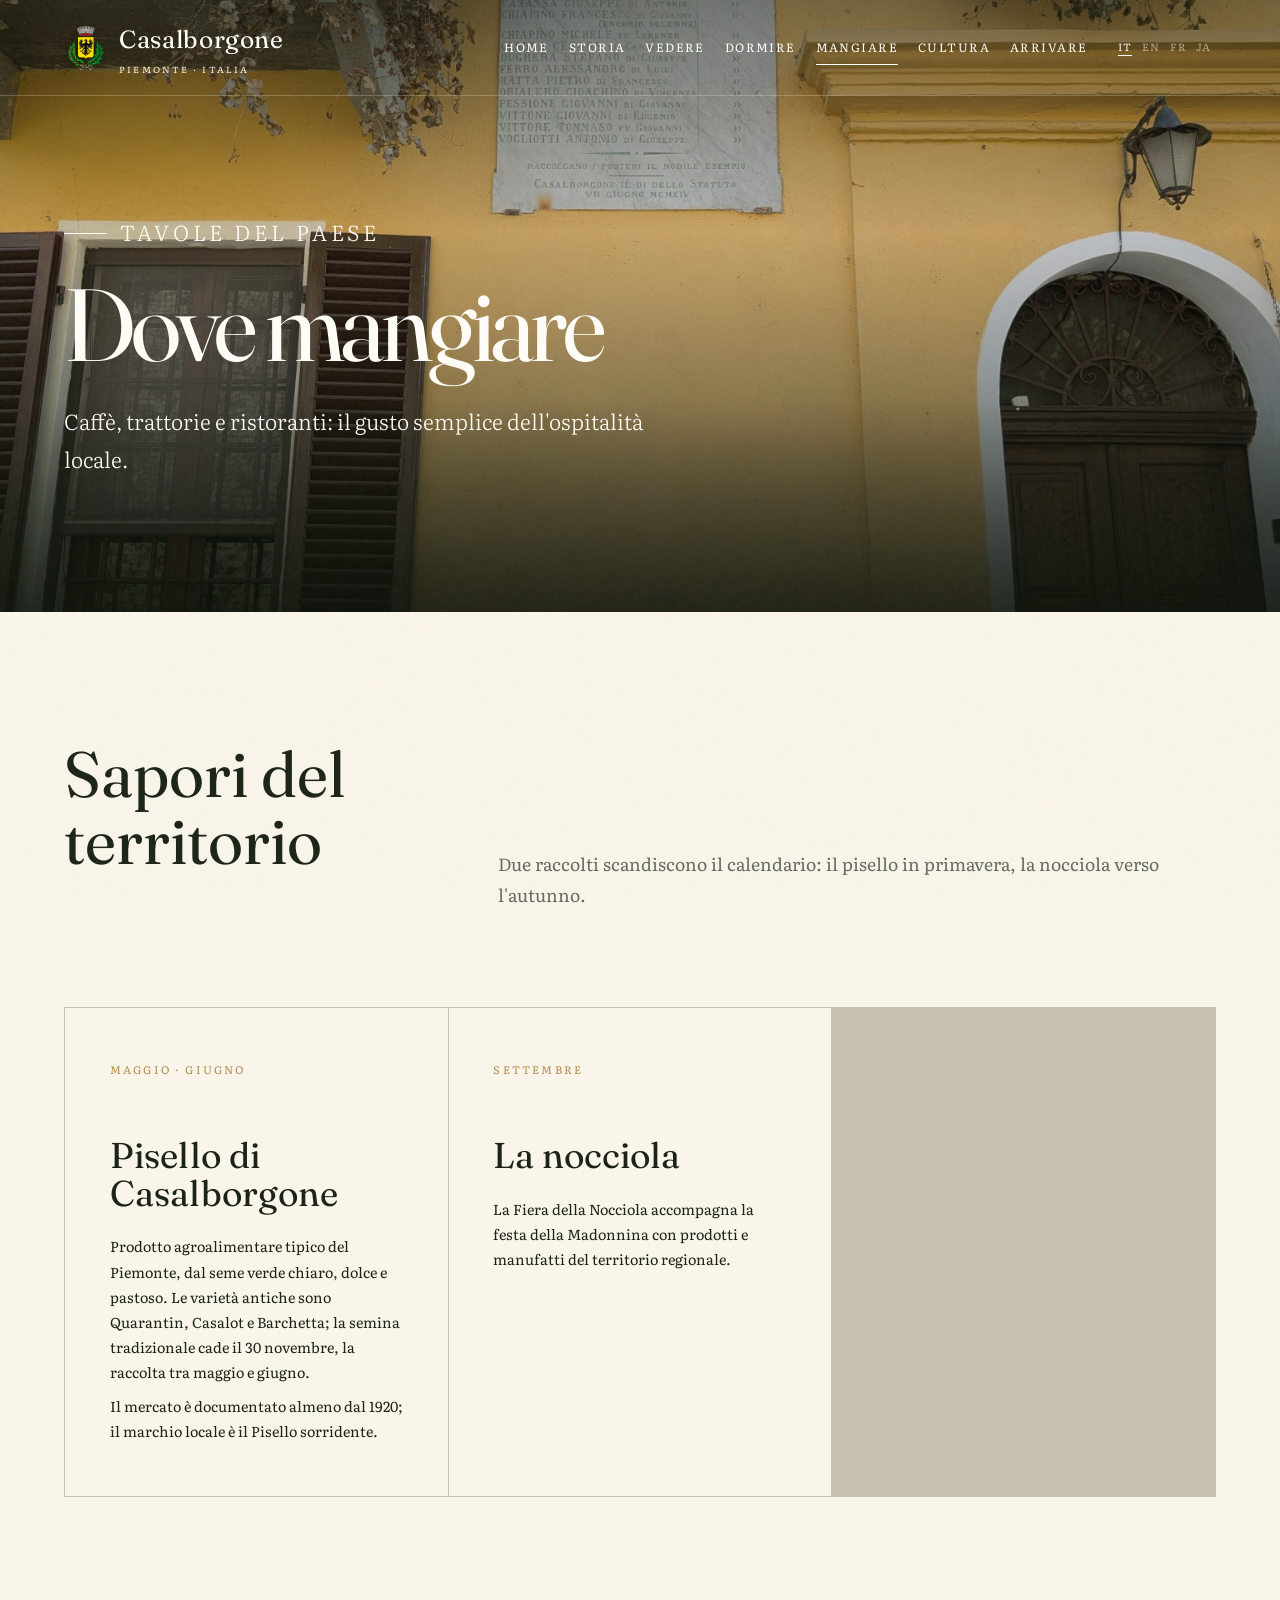
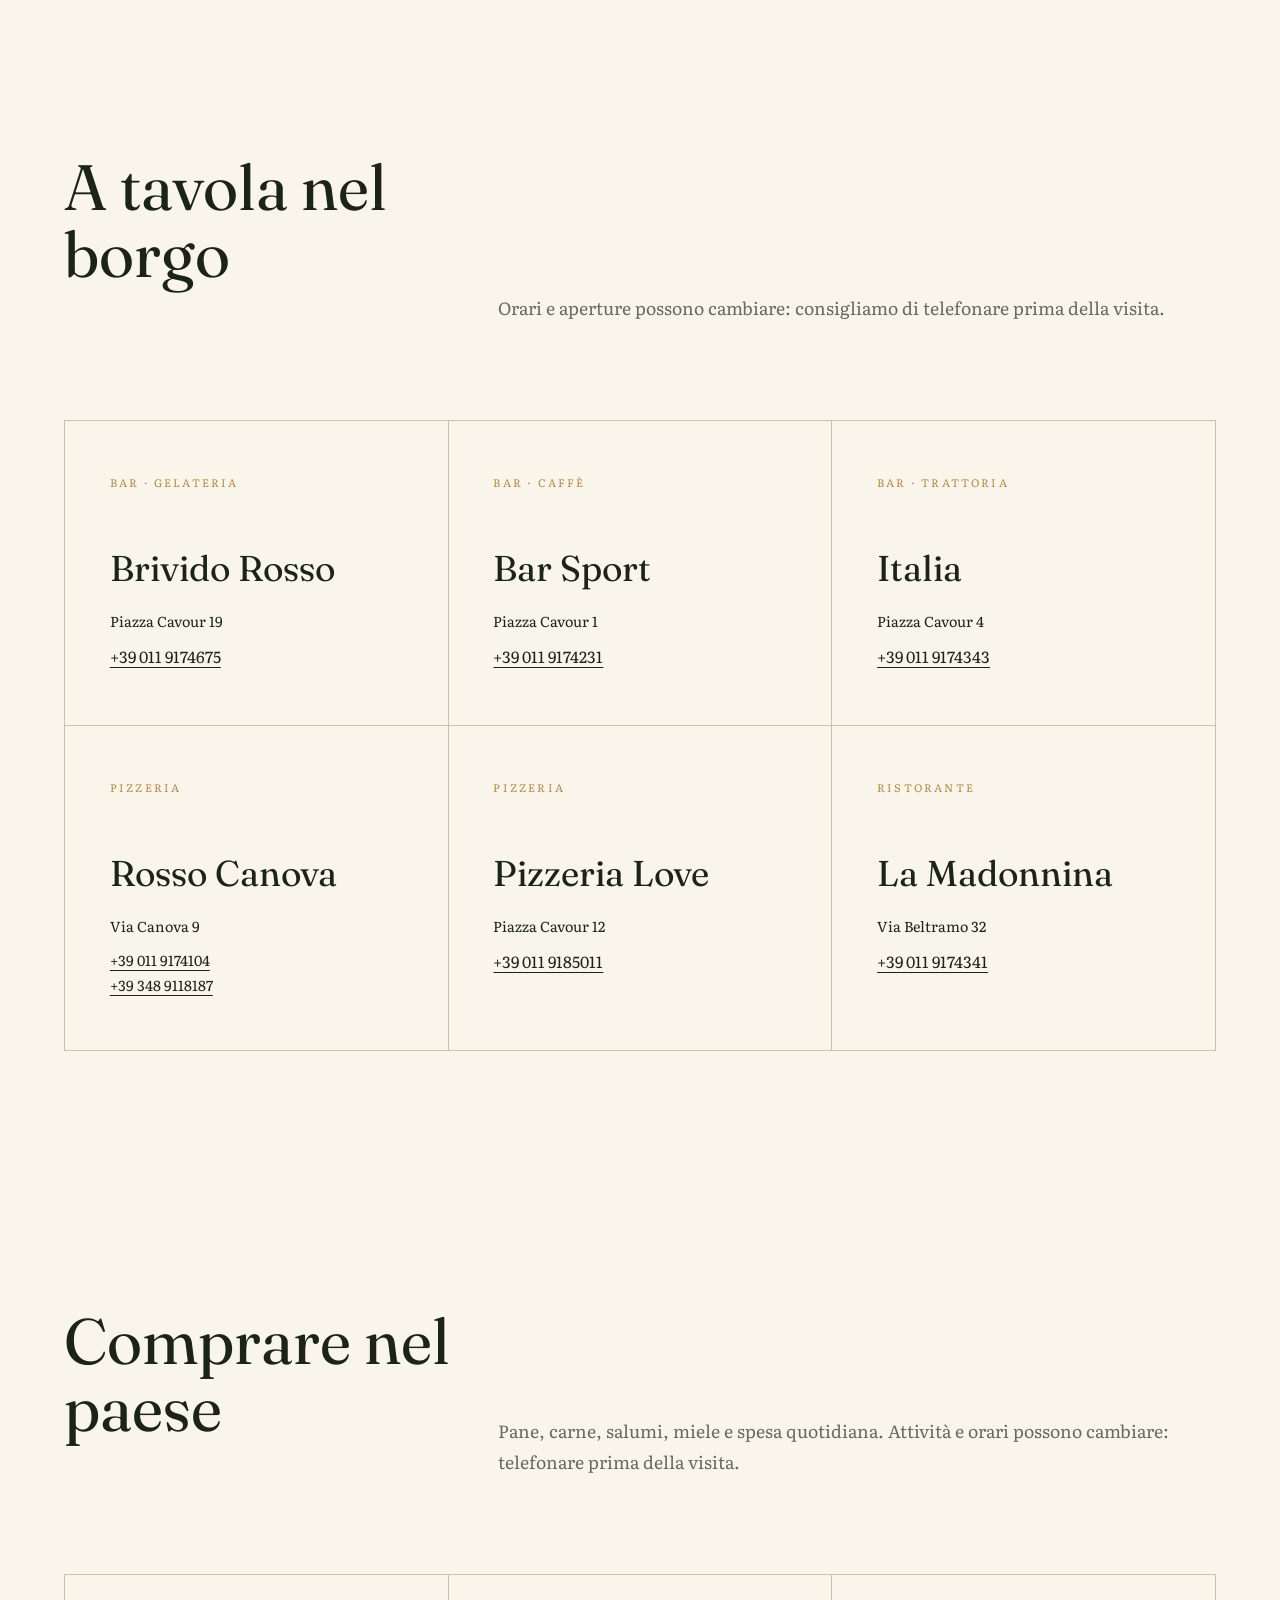
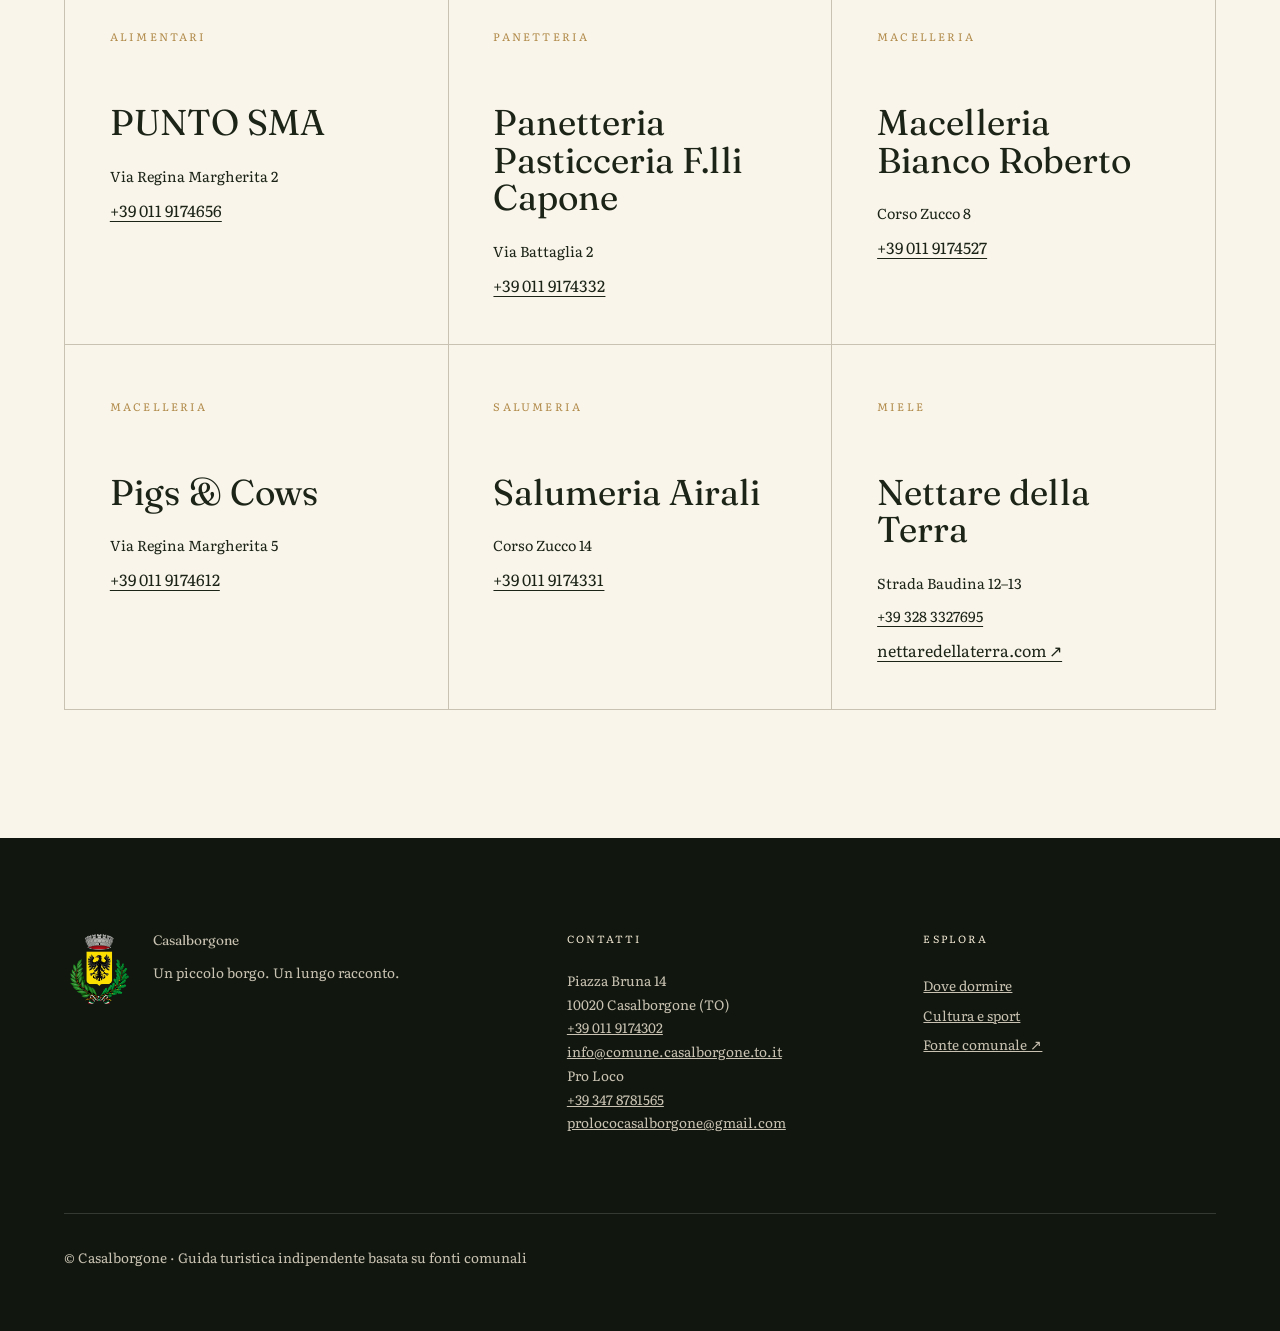
<file: mangiare.html>
<!doctype html><html lang="it"><head><meta charset="utf-8"><meta name="viewport" content="width=device-width,initial-scale=1,viewport-fit=cover"><meta name="description" content="Ristoranti, trattorie, pizzerie e caffè a Casalborgone."><title>Dove mangiare — Casalborgone</title><link rel="icon" href="favicon.ico" sizes="any"><link rel="icon" type="image/png" href="favicon-32.png" sizes="32x32"><link rel="apple-touch-icon" href="apple-touch-icon.png"><link rel="stylesheet" href="css/style.css"><script src="js/site.js" defer></script></head><body>
<a class="skip-link" href="#main" data-it="Vai al contenuto" data-en="Skip to content" data-fr="Aller au contenu" data-ja="本文へ">Vai al contenuto</a>
<header class="site-header"><a class="brand" href="index.html"><img class="brand-mark" src="images/stemma-casalborgone.png" alt="Stemma del Comune di Casalborgone" width="48" height="48"><span>Casalborgone<small data-it="Piemonte · Italia" data-en="Piedmont · Italy" data-fr="Piémont · Italie" data-ja="ピエモンテ · イタリア">Piemonte · Italia</small></span></a><button class="menu-button" aria-expanded="false" aria-controls="site-menu" aria-label="Menu"><span></span><span></span><span></span></button><div class="nav-wrap" id="site-menu"><nav class="site-nav"><a href="index.html" data-it="Home" data-en="Home" data-fr="Accueil" data-ja="ホーム">Home</a><a href="storia.html" data-it="Storia" data-en="History" data-fr="Histoire" data-ja="歴史">Storia</a><a href="vedere.html" data-it="Vedere" data-en="See" data-fr="Voir" data-ja="見どころ">Vedere</a><a href="dormire.html" data-it="Dormire" data-en="Stay" data-fr="Séjour" data-ja="宿泊">Dormire</a><a href="mangiare.html" aria-current="page" data-it="Mangiare" data-en="Taste" data-fr="Table" data-ja="食事">Mangiare</a><a href="cultura.html" data-it="Cultura" data-en="Culture" data-fr="Culture" data-ja="文化">Cultura</a><a href="arrivare.html" data-it="Arrivare" data-en="Visit" data-fr="Venir" data-ja="アクセス">Arrivare</a></nav><div class="language" aria-label="Language"><button class="lang-button active" data-lang="it">IT</button><button class="lang-button" data-lang="en">EN</button><button class="lang-button" data-lang="fr">FR</button><button class="lang-button" data-lang="ja">JA</button></div></div></header>
<main id="main"><section class="hero page-hero" style="--hero:url('/images/leu-municipio-vecchio.jpg')"><div class="hero-content"><p class="eyebrow" data-it="Tavole del paese" data-en="Village tables" data-fr="Tables du village" data-ja="村の食卓">Tavole del paese</p><h1 data-it="Dove mangiare" data-en="Where to eat" data-fr="Où manger" data-ja="食事">Dove mangiare</h1><p data-it="Caffè, trattorie e ristoranti: il gusto semplice dell'ospitalità locale." data-en="Cafés, trattorias and restaurants: the simple taste of local hospitality." data-fr="Cafés, trattorias et restaurants : le goût simple de l'hospitalité locale." data-ja="カフェ、トラットリア、レストラン。土地のもてなしの、素直な味。">Caffè, trattorie e ristoranti: il gusto semplice dell'ospitalità locale.</p></div></section>
<section class="page-section"><div class="section-heading"><h2 data-it="Sapori del territorio" data-en="Flavours of the land" data-fr="Saveurs du territoire" data-ja="土地の味">Sapori del territorio</h2><p data-it="Due raccolti scandiscono il calendario: il pisello in primavera, la nocciola verso l'autunno." data-en="Two harvests mark the calendar: peas in spring, hazelnuts toward autumn." data-fr="Deux récoltes rythment le calendrier : le petit pois au printemps, la noisette vers l'automne." data-ja="春のエンドウ豆、秋へ向かうヘーゼルナッツ。二つの収穫が暦を刻む。">Due raccolti scandiscono il calendario: il pisello in primavera, la nocciola verso l'autunno.</p></div><div class="card-grid">
<article class="card"><span class="card-number" data-it="MAGGIO · GIUGNO" data-en="MAY · JUNE" data-fr="MAI · JUIN" data-ja="5月 · 6月">MAGGIO · GIUGNO</span><h3 data-it="Pisello di Casalborgone" data-en="Casalborgone pea" data-fr="Petit pois de Casalborgone" data-ja="カザルボルゴーネのエンドウ豆">Pisello di Casalborgone</h3><p data-it="Prodotto agroalimentare tipico del Piemonte, dal seme verde chiaro, dolce e pastoso. Le varietà antiche sono Quarantin, Casalot e Barchetta; la semina tradizionale cade il 30 novembre, la raccolta tra maggio e giugno." data-en="A traditional Piedmont food product with pale-green, sweet, creamy seeds. Historic varieties are Quarantin, Casalot and Barchetta; traditionally sown on 30 November and harvested from May to June." data-fr="Produit agroalimentaire typique du Piémont, aux grains vert clair, doux et fondants. Les variétés anciennes sont Quarantin, Casalot et Barchetta ; semis traditionnel le 30 novembre, récolte de mai à juin." data-ja="ピエモンテ州の典型農産物。淡緑で甘く、なめらか。古品種はQuarantin、Casalot、Barchetta。11月30日に播種、5–6月に収穫。">Prodotto agroalimentare tipico del Piemonte, dal seme verde chiaro, dolce e pastoso. Le varietà antiche sono Quarantin, Casalot e Barchetta; la semina tradizionale cade il 30 novembre, la raccolta tra maggio e giugno.</p><p data-it="Il mercato è documentato almeno dal 1920; il marchio locale è il Pisello sorridente." data-en="The market is documented from at least 1920; its local mark is the Pisello sorridente." data-fr="Le marché est attesté au moins depuis 1920 ; sa marque locale est le Pisello sorridente." data-ja="市場の記録は少なくとも1920年。土地の印はPisello sorridente。">Il mercato è documentato almeno dal 1920; il marchio locale è il Pisello sorridente.</p></article>
<article class="card"><span class="card-number" data-it="SETTEMBRE" data-en="SEPTEMBER" data-fr="SEPTEMBRE" data-ja="9月">SETTEMBRE</span><h3 data-it="La nocciola" data-en="The hazelnut" data-fr="La noisette" data-ja="ヘーゼルナッツ">La nocciola</h3><p data-it="La Fiera della Nocciola accompagna la festa della Madonnina con prodotti e manufatti del territorio regionale." data-en="The Hazelnut Fair accompanies the Madonnina festival with regional produce and crafts." data-fr="La Foire de la noisette accompagne la fête de la Madonnina avec des produits et de l'artisanat régionaux." data-ja="ヘーゼルナッツ市はマドンニーナ祭とともに開かれ、州内の産品と工芸品が並ぶ。">La Fiera della Nocciola accompagna la festa della Madonnina con prodotti e manufatti del territorio regionale.</p></article>
</div></section>
<section class="page-section"><div class="section-heading"><h2 data-it="A tavola nel borgo" data-en="Dining in the village" data-fr="À table dans le village" data-ja="村で食卓を囲む">A tavola nel borgo</h2><p data-it="Orari e aperture possono cambiare: consigliamo di telefonare prima della visita." data-en="Hours and opening days may change: we recommend calling before your visit." data-fr="Horaires et jours d'ouverture peuvent changer : nous conseillons d'appeler avant la visite." data-ja="営業時間は変わることがある。来る前に電話を。">Orari e aperture possono cambiare: consigliamo di telefonare prima della visita.</p></div><div class="card-grid">
<article class="card"><span class="card-number" data-it="BAR · GELATERIA" data-en="CAFÉ · GELATO" data-fr="BAR · GLACES" data-ja="バー · ジェラート">BAR · GELATERIA</span><h3>Brivido Rosso</h3><address>Piazza Cavour 19</address><a href="tel:+390119174675">+39 011 9174675</a></article>
<article class="card"><span class="card-number" data-it="BAR · CAFFÈ" data-en="BAR · CAFÉ" data-fr="BAR · CAFÉ" data-ja="バー · カフェ">BAR · CAFFÈ</span><h3>Bar Sport</h3><address>Piazza Cavour 1</address><a href="tel:+390119174231">+39 011 9174231</a></article>
<article class="card"><span class="card-number" data-it="BAR · TRATTORIA" data-en="BAR · TRATTORIA" data-fr="BAR · TRATTORIA" data-ja="バー · トラットリア">BAR · TRATTORIA</span><h3>Italia</h3><address>Piazza Cavour 4</address><a href="tel:+390119174343">+39 011 9174343</a></article>
<article class="card"><span class="card-number" data-it="PIZZERIA" data-en="PIZZERIA" data-fr="PIZZERIA" data-ja="ピッツェリア">PIZZERIA</span><h3>Rosso Canova</h3><address>Via Canova 9</address><p><a href="tel:+390119174104">+39 011 9174104</a><br><a href="tel:+393489118187">+39 348 9118187</a></p></article>
<article class="card"><span class="card-number" data-it="PIZZERIA" data-en="PIZZERIA" data-fr="PIZZERIA" data-ja="ピッツェリア">PIZZERIA</span><h3>Pizzeria Love</h3><address>Piazza Cavour 12</address><a href="tel:+390119185011">+39 011 9185011</a></article>
<article class="card"><span class="card-number" data-it="RISTORANTE" data-en="RESTAURANT" data-fr="RESTAURANT" data-ja="レストラン">RISTORANTE</span><h3>La Madonnina</h3><address>Via Beltramo 32</address><a href="tel:+390119174341">+39 011 9174341</a></article>
</div></section>
<section class="page-section"><div class="section-heading"><h2 data-it="Comprare nel paese" data-en="Shopping in the village" data-fr="Acheter au village" data-ja="村で買う">Comprare nel paese</h2><p data-it="Pane, carne, salumi, miele e spesa quotidiana. Attività e orari possono cambiare: telefonare prima della visita." data-en="Bread, meat, cured meats, honey and daily groceries. Businesses and hours may change: call before visiting." data-fr="Pain, viande, charcuterie, miel et courses quotidiennes. Activités et horaires peuvent changer : appelez avant la visite." data-ja="パン、肉、加工肉、蜂蜜、日々の買い物。営業と時間は変わることがある。訪問前に電話を。">Pane, carne, salumi, miele e spesa quotidiana. Attività e orari possono cambiare: telefonare prima della visita.</p></div><div class="card-grid">
<article class="card"><span class="card-number" data-it="ALIMENTARI" data-en="GROCERIES" data-fr="ALIMENTATION" data-ja="食料品">ALIMENTARI</span><h3>PUNTO SMA</h3><address>Via Regina Margherita 2</address><a href="tel:+390119174656">+39 011 9174656</a></article>
<article class="card"><span class="card-number" data-it="PANETTERIA" data-en="BAKERY" data-fr="BOULANGERIE" data-ja="パン屋">PANETTERIA</span><h3>Panetteria Pasticceria F.lli Capone</h3><address>Via Battaglia 2</address><a href="tel:+390119174332">+39 011 9174332</a></article>
<article class="card"><span class="card-number" data-it="MACELLERIA" data-en="BUTCHER" data-fr="BOUCHERIE" data-ja="肉屋">MACELLERIA</span><h3>Macelleria Bianco Roberto</h3><address>Corso Zucco 8</address><a href="tel:+390119174527">+39 011 9174527</a></article>
<article class="card"><span class="card-number" data-it="MACELLERIA" data-en="BUTCHER" data-fr="BOUCHERIE" data-ja="肉屋">MACELLERIA</span><h3>Pigs &amp; Cows</h3><address>Via Regina Margherita 5</address><a href="tel:+390119174612">+39 011 9174612</a></article>
<article class="card"><span class="card-number" data-it="SALUMERIA" data-en="DELICATESSEN" data-fr="CHARCUTERIE" data-ja="加工肉店">SALUMERIA</span><h3>Salumeria Airali</h3><address>Corso Zucco 14</address><a href="tel:+390119174331">+39 011 9174331</a></article>
<article class="card"><span class="card-number" data-it="MIELE" data-en="HONEY" data-fr="MIEL" data-ja="蜂蜜">MIELE</span><h3>Nettare della Terra</h3><address>Strada Baudina 12–13</address><p><a href="tel:+393283327695">+39 328 3327695</a></p><a href="http://www.nettaredellaterra.com" target="_blank" rel="noopener">nettaredellaterra.com ↗</a></article>
</div></section></main>
<footer class="site-footer"><div class="footer-brand"><img class="footer-mark" src="images/stemma-casalborgone.png" alt="" width="72" height="72"><div><p class="footer-title">Casalborgone</p><p data-it="Un piccolo borgo. Un lungo racconto." data-en="A small village. A long story." data-fr="Un petit village. Une longue histoire." data-ja="小さな村。長い物語。">Un piccolo borgo. Un lungo racconto.</p></div></div><div><h2 data-it="Contatti" data-en="Contact" data-fr="Contact" data-ja="連絡先">Contatti</h2><address>Piazza Bruna 14<br>10020 Casalborgone (TO)<br><a href="tel:+390119174302">+39 011 9174302</a><br><a href="mailto:info@comune.casalborgone.to.it">info@comune.casalborgone.to.it</a></address><p>Pro Loco<br><a href="tel:+393478781565">+39 347 8781565</a><br><a href="mailto:prolococasalborgone@gmail.com">prolococasalborgone@gmail.com</a></p></div><div class="footer-links"><h2 data-it="Esplora" data-en="Explore" data-fr="Explorer" data-ja="案内">Esplora</h2><a href="dormire.html" data-it="Dove dormire" data-en="Where to stay" data-fr="Où dormir" data-ja="宿泊">Dove dormire</a><a href="cultura.html" data-it="Cultura e sport" data-en="Culture and outdoors" data-fr="Culture et plein air" data-ja="文化と野外">Cultura e sport</a><a href="https://www.comune.casalborgone.to.it/it-it/vivere-il-comune/dove-mangiare" target="_blank" rel="noopener" data-it="Fonte comunale ↗" data-en="Municipal source ↗" data-fr="Source municipale ↗" data-ja="自治体資料 ↗">Fonte comunale ↗</a></div><p class="footer-bottom">© Casalborgone · <span data-it="Guida turistica indipendente basata su fonti comunali" data-en="Independent visitor guide based on municipal sources" data-fr="Guide touristique indépendant d'après les sources municipales" data-ja="自治体資料に基づく独立ガイド">Guida turistica indipendente basata su fonti comunali</span></p></footer>
</body></html>
</file>
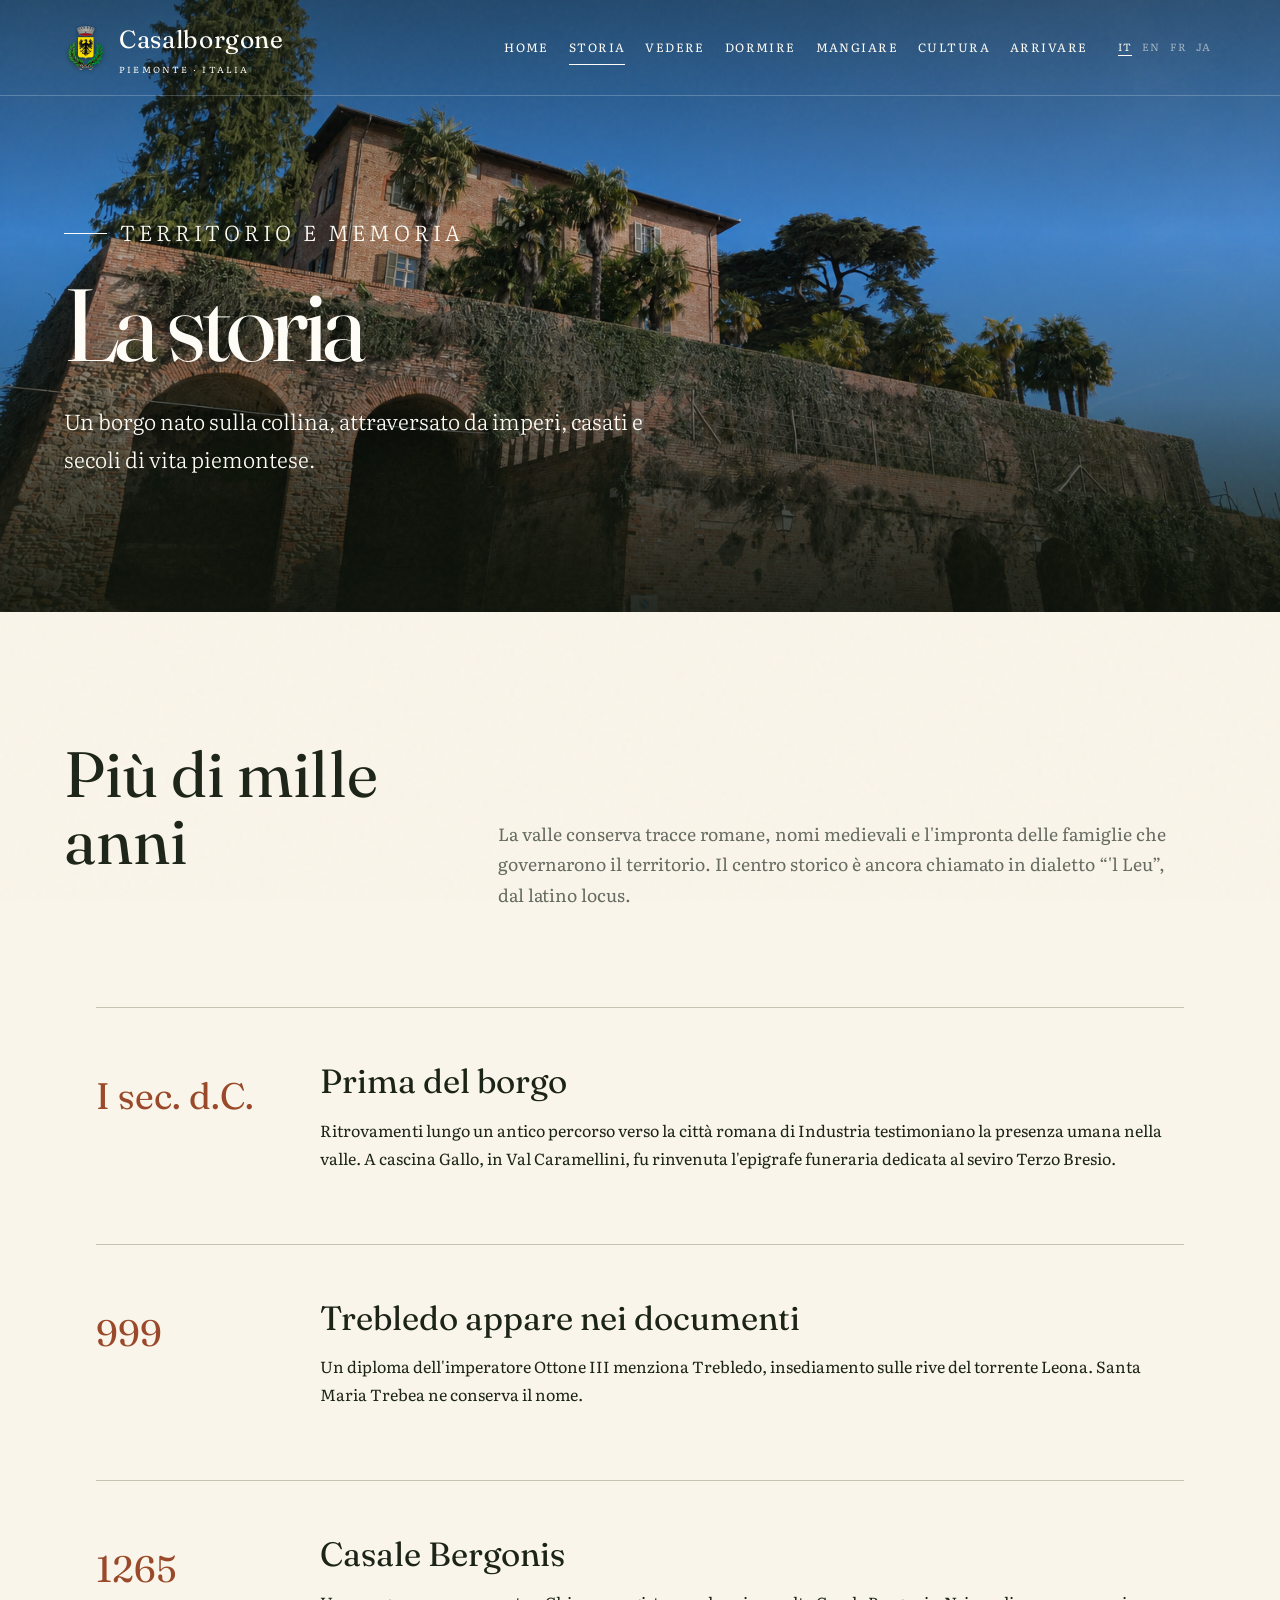
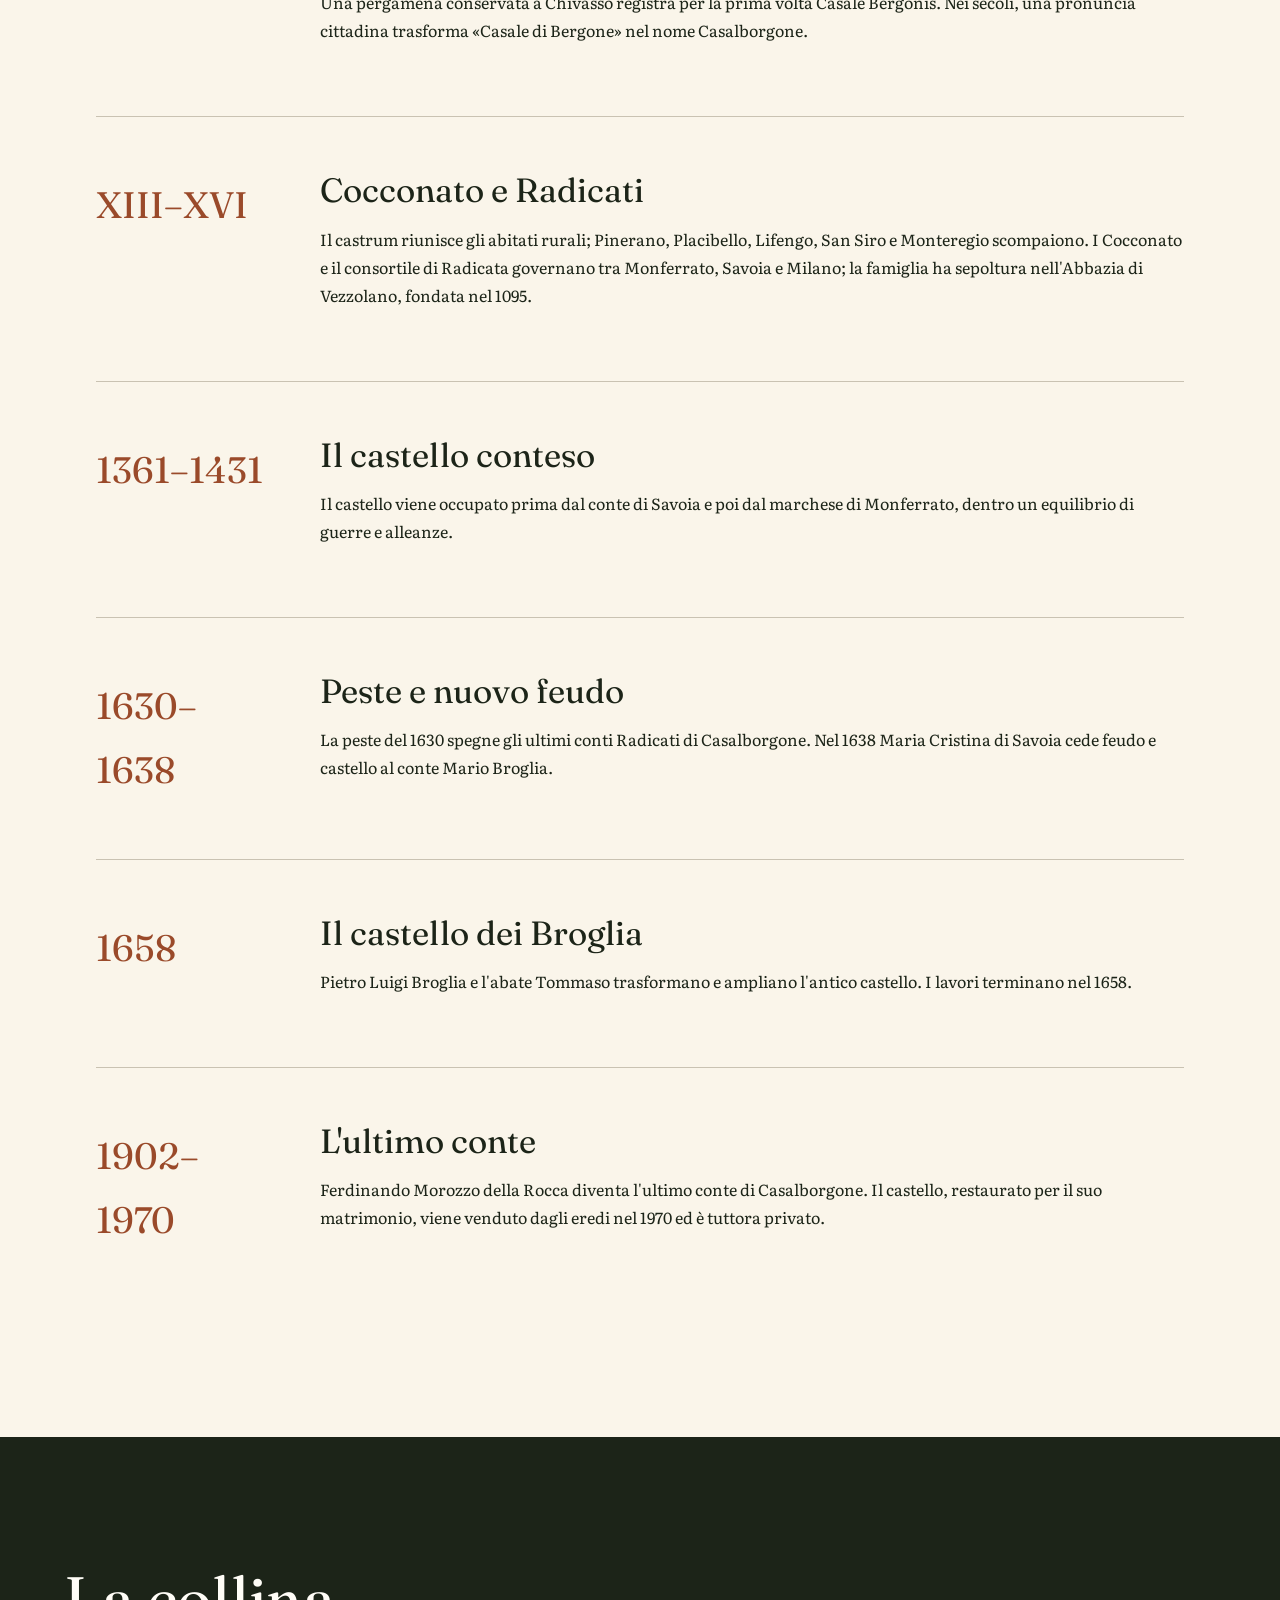
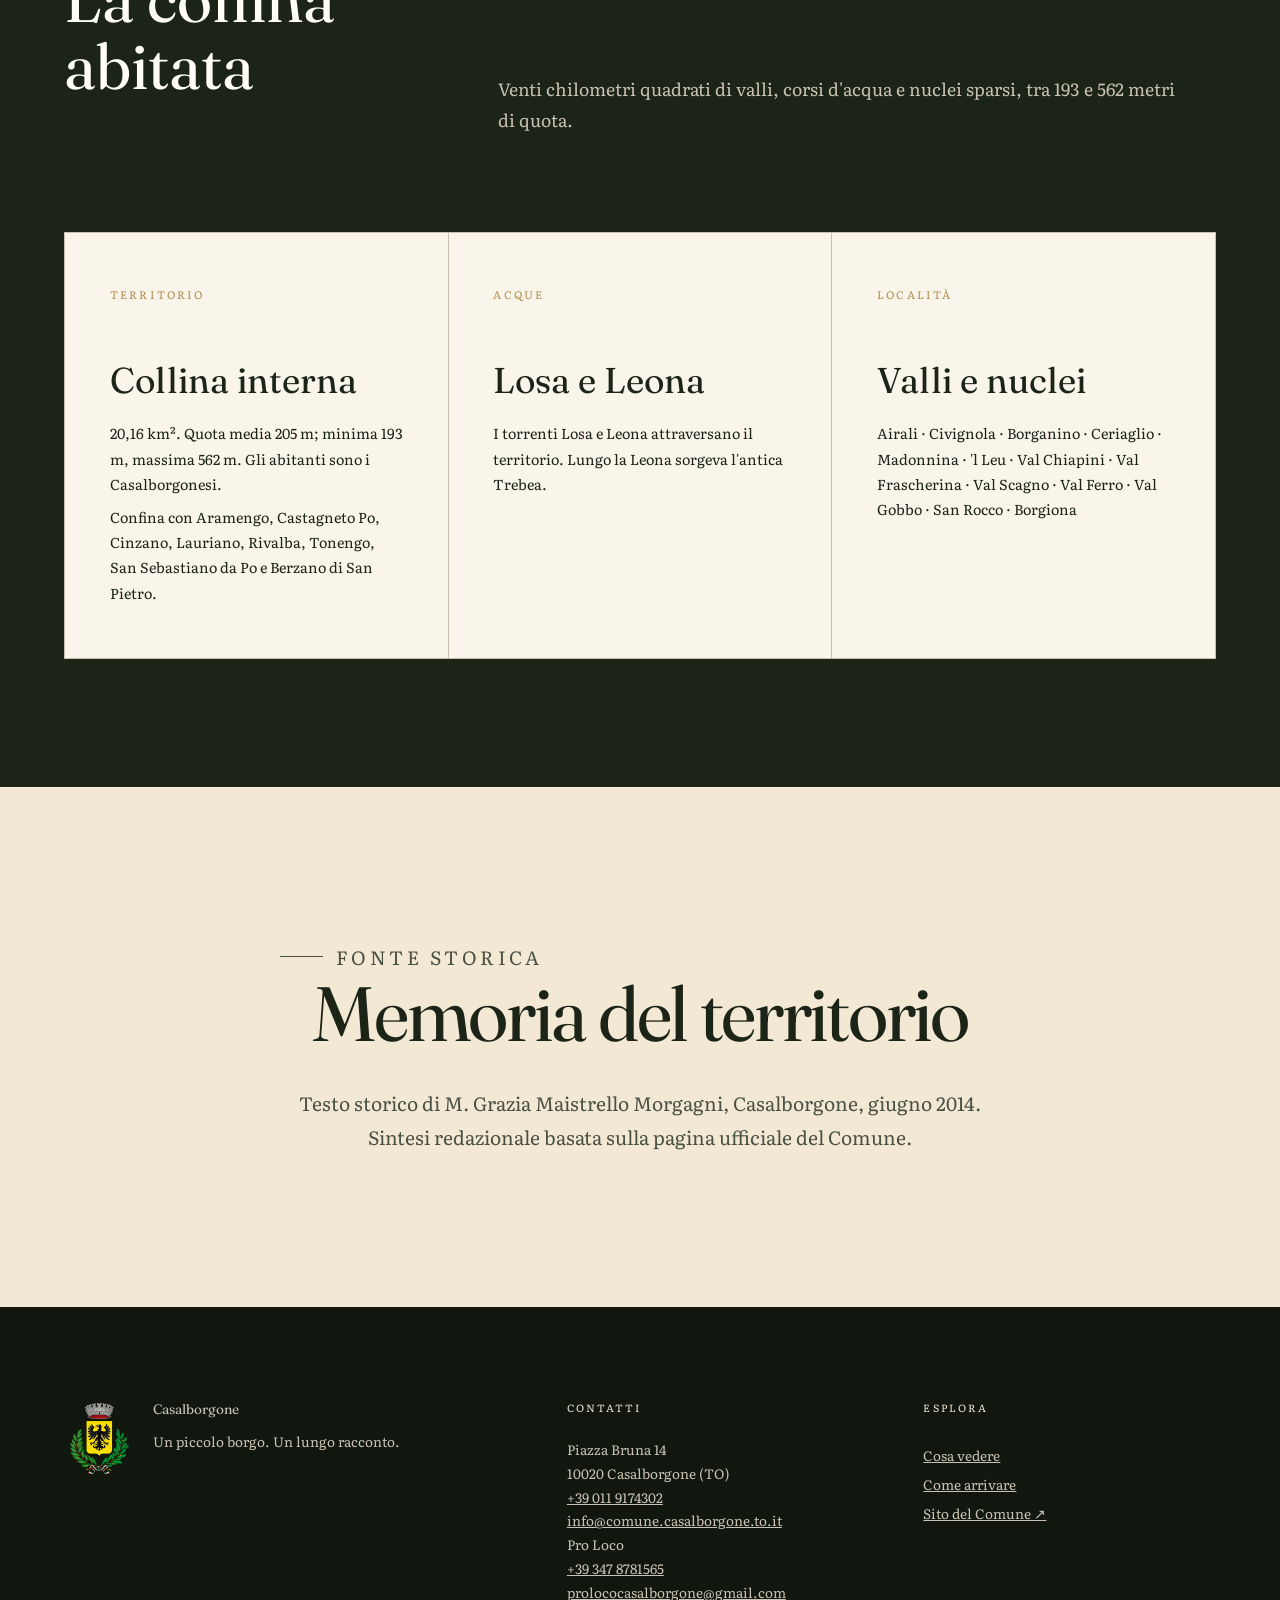
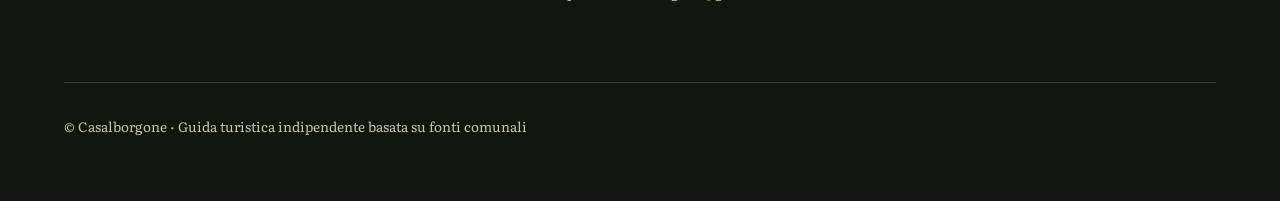
<file: storia.html>
<!doctype html><html lang="it"><head><meta charset="utf-8"><meta name="viewport" content="width=device-width,initial-scale=1,viewport-fit=cover"><meta name="description" content="La storia millenaria di Casalborgone."><title>Storia — Casalborgone</title><link rel="stylesheet" href="css/style.css"><script src="js/site.js" defer></script></head>
<body>
<a class="skip-link" href="#main" data-it="Vai al contenuto" data-en="Skip to content" data-fr="Aller au contenu" data-ja="本文へ">Vai al contenuto</a>
<header class="site-header"><a class="brand" href="index.html"><img class="brand-mark" src="images/stemma-casalborgone.png" alt="Stemma del Comune di Casalborgone" width="48" height="48"><span>Casalborgone<small data-it="Piemonte · Italia" data-en="Piedmont · Italy" data-fr="Piémont · Italie" data-ja="ピエモンテ · イタリア">Piemonte · Italia</small></span></a><button class="menu-button" aria-expanded="false" aria-controls="site-menu" aria-label="Menu"><span></span><span></span><span></span></button><div class="nav-wrap" id="site-menu"><nav class="site-nav"><a href="index.html" data-it="Home" data-en="Home" data-fr="Accueil" data-ja="ホーム">Home</a><a href="storia.html" aria-current="page" data-it="Storia" data-en="History" data-fr="Histoire" data-ja="歴史">Storia</a><a href="vedere.html" data-it="Vedere" data-en="See" data-fr="Voir" data-ja="見どころ">Vedere</a><a href="dormire.html" data-it="Dormire" data-en="Stay" data-fr="Séjour" data-ja="宿泊">Dormire</a><a href="mangiare.html" data-it="Mangiare" data-en="Taste" data-fr="Table" data-ja="食事">Mangiare</a><a href="cultura.html" data-it="Cultura" data-en="Culture" data-fr="Culture" data-ja="文化">Cultura</a><a href="arrivare.html" data-it="Arrivare" data-en="Visit" data-fr="Venir" data-ja="アクセス">Arrivare</a></nav><div class="language" aria-label="Language"><button class="lang-button active" data-lang="it">IT</button><button class="lang-button" data-lang="en">EN</button><button class="lang-button" data-lang="fr">FR</button><button class="lang-button" data-lang="ja">JA</button></div></div></header>
<main id="main">
  <section class="hero page-hero" style="--hero:url('/images/leu-castello-muraglioni-no-cars.png')"><div class="hero-content"><p class="eyebrow" data-it="Territorio e memoria" data-en="Land and memory" data-fr="Terre et mémoire" data-ja="土地と記憶">Territorio e memoria</p><h1 data-it="La storia" data-en="The story" data-fr="L'histoire" data-ja="歴史">La storia</h1><p data-it="Un borgo nato sulla collina, attraversato da imperi, casati e secoli di vita piemontese." data-en="A village born on a hill, shaped by empires, noble families and centuries of Piedmontese life." data-fr="Un village né sur la colline, traversé par les empires, les lignées et des siècles de vie piémontaise." data-ja="丘の上に生まれた村。帝国、家門、ピエモンテの歳月が通った。">Un borgo nato sulla collina, attraversato da imperi, casati e secoli di vita piemontese.</p></div></section>
  <section class="page-section"><div class="section-heading"><h2 data-it="Più di mille anni" data-en="Over a thousand years" data-fr="Plus de mille ans" data-ja="千年を超えて">Più di mille anni</h2><p data-it="La valle conserva tracce romane, nomi medievali e l'impronta delle famiglie che governarono il territorio. Il centro storico è ancora chiamato in dialetto “'l Leu”, dal latino locus." data-en="The valley preserves Roman traces, medieval names and the mark of families who ruled this land. The historic centre is still called “'l Leu” in dialect, from the Latin locus." data-fr="La vallée conserve des traces romaines, des noms médiévaux et l'empreinte des familles qui gouvernèrent ce territoire. Le centre historique s'appelle encore « 'l Leu » en dialecte, du latin locus." data-ja="谷にはローマの痕跡、中世の名、治めた家々の印が残る。旧市街は今も方言で「'l Leu」。ラテン語 locus から。">La valle conserva tracce romane, nomi medievali e l'impronta delle famiglie che governarono il territorio. Il centro storico è ancora chiamato in dialetto “'l Leu”, dal latino locus.</p></div>
    <div class="timeline">
      <article class="timeline-item"><div class="timeline-year">I sec. d.C.</div><div><h3 data-it="Prima del borgo" data-en="Before the village" data-fr="Avant le village" data-ja="村のまえ">Prima del borgo</h3><p data-it="Ritrovamenti lungo un antico percorso verso la città romana di Industria testimoniano la presenza umana nella valle. A cascina Gallo, in Val Caramellini, fu rinvenuta l'epigrafe funeraria dedicata al seviro Terzo Bresio." data-en="Finds along an ancient route to the Roman city of Industria reveal an early human presence in the valley. At Cascina Gallo in Val Caramellini, a funerary inscription dedicated to the sevir Terzo Bresio was found." data-fr="Des découvertes le long d'une ancienne route vers la ville romaine d'Industria attestent une présence humaine dans la vallée. À Cascina Gallo, en Val Caramellini, fut retrouvée l'inscription funéraire dédiée au sévir Terzo Bresio." data-ja="ローマ都市インダストリアへの古道沿いに人の痕跡。ヴァル・カラメリーニのカシーナ・ガッロで、セウィルTerzo Bresioへの墓碑が見つかった。">Ritrovamenti lungo un antico percorso verso la città romana di Industria testimoniano la presenza umana nella valle. A cascina Gallo, in Val Caramellini, fu rinvenuta l'epigrafe funeraria dedicata al seviro Terzo Bresio.</p></div></article>
      <article class="timeline-item"><div class="timeline-year">999</div><div><h3 data-it="Trebledo appare nei documenti" data-en="Trebledo enters history" data-fr="Trebledo apparaît dans les documents" data-ja="文書にトレブレド">Trebledo appare nei documenti</h3><p data-it="Un diploma dell'imperatore Ottone III menziona Trebledo, insediamento sulle rive del torrente Leona. Santa Maria Trebea ne conserva il nome." data-en="A diploma issued by Emperor Otto III mentions Trebledo, a settlement on the Leona stream. Santa Maria Trebea preserves its name." data-fr="Un diplôme de l'empereur Otton III mentionne Trebledo, un établissement sur les rives du torrent Leona. Santa Maria Trebea en conserve le nom." data-ja="オットー3世の勅書にトレブレドの名。レオナ川沿いの集落。サンタ・マリア・トレベアがその名を残す。">Un diploma dell'imperatore Ottone III menziona Trebledo, insediamento sulle rive del torrente Leona. Santa Maria Trebea ne conserva il nome.</p></div></article>
      <article class="timeline-item"><div class="timeline-year">1265</div><div><h3>Casale Bergonis</h3><p data-it="Una pergamena conservata a Chivasso registra per la prima volta Casale Bergonis. Nei secoli, una pronuncia cittadina trasforma «Casale di Bergone» nel nome Casalborgone." data-en="A parchment preserved in Chivasso records Casale Bergonis for the first time. Over the centuries, local pronunciation transforms “Casale di Bergone” into Casalborgone." data-fr="Un parchemin conservé à Chivasso mentionne pour la première fois Casale Bergonis. Au fil des siècles, la prononciation locale transforme « Casale di Bergone » en Casalborgone." data-ja="キヴァッソの羊皮紙にCasale Bergonis。やがて「Casale di Bergone」の発音がCasalborgoneへ変わる。">Una pergamena conservata a Chivasso registra per la prima volta Casale Bergonis. Nei secoli, una pronuncia cittadina trasforma «Casale di Bergone» nel nome Casalborgone.</p></div></article>
      <article class="timeline-item"><div class="timeline-year">XIII–XVI</div><div><h3 data-it="Cocconato e Radicati" data-en="Cocconato and Radicati" data-fr="Cocconato et Radicati" data-ja="コッコナートとラディカーティ">Cocconato e Radicati</h3><p data-it="Il castrum riunisce gli abitati rurali; Pinerano, Placibello, Lifengo, San Siro e Monteregio scompaiono. I Cocconato e il consortile di Radicata governano tra Monferrato, Savoia e Milano; la famiglia ha sepoltura nell'Abbazia di Vezzolano, fondata nel 1095." data-en="The castrum gathers the rural settlements; Pinerano, Placibello, Lifengo, San Siro and Monteregio disappear. The Cocconato and Radicata consortium rule between Monferrato, Savoy and Milan; the family has a burial place at Vezzolano Abbey, founded in 1095." data-fr="Le castrum rassemble les habitats ruraux ; Pinerano, Placibello, Lifengo, San Siro et Monteregio disparaissent. Les Cocconato et le consortium de Radicata gouvernent entre Monferrato, Savoie et Milan ; la famille repose à l'abbaye de Vezzolano, fondée en 1095." data-ja="カストルムが農村集落を束ね、Pinerano、Placibello、Lifengo、San Siro、Monteregioは消える。コッコナート家とラディカータ共同体が統治。家墓は1095年創建のヴェッツォラーノ修道院。">Il castrum riunisce gli abitati rurali; Pinerano, Placibello, Lifengo, San Siro e Monteregio scompaiono. I Cocconato e il consortile di Radicata governano tra Monferrato, Savoia e Milano; la famiglia ha sepoltura nell'Abbazia di Vezzolano, fondata nel 1095.</p></div></article>
      <article class="timeline-item"><div class="timeline-year">1361–1431</div><div><h3 data-it="Il castello conteso" data-en="A contested castle" data-fr="Le château disputé" data-ja="争われた城">Il castello conteso</h3><p data-it="Il castello viene occupato prima dal conte di Savoia e poi dal marchese di Monferrato, dentro un equilibrio di guerre e alleanze." data-en="The castle is occupied first by the Count of Savoy and later by the Marquis of Monferrato, amid shifting wars and alliances." data-fr="Le château est occupé d'abord par le comte de Savoie puis par le marquis de Monferrato, au gré des guerres et des alliances." data-ja="城はサヴォイア伯、次いでモンフェッラート侯に占領される。戦と同盟が揺れ動く時代。">Il castello viene occupato prima dal conte di Savoia e poi dal marchese di Monferrato, dentro un equilibrio di guerre e alleanze.</p></div></article>
      <article class="timeline-item"><div class="timeline-year">1630–1638</div><div><h3 data-it="Peste e nuovo feudo" data-en="Plague and a new fief" data-fr="Peste et nouveau fief" data-ja="疫病と新たな封土">Peste e nuovo feudo</h3><p data-it="La peste del 1630 spegne gli ultimi conti Radicati di Casalborgone. Nel 1638 Maria Cristina di Savoia cede feudo e castello al conte Mario Broglia." data-en="The plague of 1630 claims the last Radicati counts of Casalborgone. In 1638 Maria Cristina of Savoy transfers the fief and castle to Count Mario Broglia." data-fr="La peste de 1630 emporte les derniers comtes Radicati de Casalborgone. En 1638, Marie-Christine de Savoie cède le fief et le château au comte Mario Broglia." data-ja="1630年の疫病で最後のラディカーティ伯が死去。1638年、サヴォイアのマリア・クリスティーナが封土と城をマリオ・ブローリア伯へ渡す。">La peste del 1630 spegne gli ultimi conti Radicati di Casalborgone. Nel 1638 Maria Cristina di Savoia cede feudo e castello al conte Mario Broglia.</p></div></article>
      <article class="timeline-item"><div class="timeline-year">1658</div><div><h3 data-it="Il castello dei Broglia" data-en="The Broglia castle" data-fr="Le château des Broglia" data-ja="ブローリアの城">Il castello dei Broglia</h3><p data-it="Pietro Luigi Broglia e l'abate Tommaso trasformano e ampliano l'antico castello. I lavori terminano nel 1658." data-en="Pietro Luigi Broglia and Abbot Tommaso transform and enlarge the old castle. Work is completed in 1658." data-fr="Pietro Luigi Broglia et l'abbé Tommaso transforment et agrandissent l'ancien château. Les travaux s'achèvent en 1658." data-ja="ピエトロ・ルイージ・ブローリアと修道院長トンマーゾが古い城を改修・拡張。工事は1658年に終わる。">Pietro Luigi Broglia e l'abate Tommaso trasformano e ampliano l'antico castello. I lavori terminano nel 1658.</p></div></article>
      <article class="timeline-item"><div class="timeline-year">1902–1970</div><div><h3 data-it="L'ultimo conte" data-en="The last count" data-fr="Le dernier comte" data-ja="最後の伯爵">L'ultimo conte</h3><p data-it="Ferdinando Morozzo della Rocca diventa l'ultimo conte di Casalborgone. Il castello, restaurato per il suo matrimonio, viene venduto dagli eredi nel 1970 ed è tuttora privato." data-en="Ferdinando Morozzo della Rocca becomes the last Count of Casalborgone. The castle, restored for his wedding, is sold by his heirs in 1970 and remains private." data-fr="Ferdinando Morozzo della Rocca devient le dernier comte de Casalborgone. Le château, restauré pour son mariage, est vendu par ses héritiers en 1970 et reste privé." data-ja="フェルディナンド・モロッツォ・デッラ・ロッカがカザルボルゴーネ最後の伯爵となる。婚礼のため修復された城は、1970年に相続人が売却。いまも私有。">Ferdinando Morozzo della Rocca diventa l'ultimo conte di Casalborgone. Il castello, restaurato per il suo matrimonio, viene venduto dagli eredi nel 1970 ed è tuttora privato.</p></div></article>
    </div>
  </section>
  <section class="page-section dark"><div class="section-heading"><h2 data-it="La collina abitata" data-en="The inhabited hills" data-fr="La colline habitée" data-ja="人が暮らす丘">La collina abitata</h2><p data-it="Venti chilometri quadrati di valli, corsi d'acqua e nuclei sparsi, tra 193 e 562 metri di quota." data-en="Twenty square kilometres of valleys, streams and scattered settlements, between 193 and 562 metres above sea level." data-fr="Vingt kilomètres carrés de vallées, de torrents et d'habitats dispersés, entre 193 et 562 mètres d'altitude." data-ja="谷、川、点在する集落。標高193–562m、約20平方キロ。">Venti chilometri quadrati di valli, corsi d'acqua e nuclei sparsi, tra 193 e 562 metri di quota.</p></div><div class="card-grid">
<article class="card"><span class="card-number" data-it="TERRITORIO" data-en="LAND" data-fr="TERRITOIRE" data-ja="土地">TERRITORIO</span><h3 data-it="Collina interna" data-en="Inner hills" data-fr="Collines intérieures" data-ja="内陸丘陵">Collina interna</h3><p data-it="20,16 km². Quota media 205 m; minima 193 m, massima 562 m. Gli abitanti sono i Casalborgonesi." data-en="20.16 km². Average altitude 205 m; minimum 193 m, maximum 562 m. Residents are called Casalborgonesi." data-fr="20,16 km². Altitude moyenne 205 m ; minimum 193 m, maximum 562 m. Les habitants sont les Casalborgonesi." data-ja="20.16平方キロ。平均標高205m、最低193m、最高562m。住民はCasalborgonesi。">20,16 km². Quota media 205 m; minima 193 m, massima 562 m. Gli abitanti sono i Casalborgonesi.</p><p data-it="Confina con Aramengo, Castagneto Po, Cinzano, Lauriano, Rivalba, Tonengo, San Sebastiano da Po e Berzano di San Pietro." data-en="It borders Aramengo, Castagneto Po, Cinzano, Lauriano, Rivalba, Tonengo, San Sebastiano da Po and Berzano di San Pietro." data-fr="Elle touche Aramengo, Castagneto Po, Cinzano, Lauriano, Rivalba, Tonengo, San Sebastiano da Po et Berzano di San Pietro." data-ja="Aramengo、Castagneto Po、Cinzano、Lauriano、Rivalba、Tonengo、San Sebastiano da Po、Berzano di San Pietroと接する。">Confina con Aramengo, Castagneto Po, Cinzano, Lauriano, Rivalba, Tonengo, San Sebastiano da Po e Berzano di San Pietro.</p></article>
<article class="card"><span class="card-number" data-it="ACQUE" data-en="WATERS" data-fr="EAUX" data-ja="川">ACQUE</span><h3 data-it="Losa e Leona" data-en="Losa and Leona" data-fr="Losa et Leona" data-ja="ロザとレオナ">Losa e Leona</h3><p data-it="I torrenti Losa e Leona attraversano il territorio. Lungo la Leona sorgeva l'antica Trebea." data-en="The Losa and Leona streams cross the territory. Ancient Trebea stood along the Leona." data-fr="Les torrents Losa et Leona traversent le territoire. L'ancienne Trebea se trouvait le long de la Leona." data-ja="ロザ川とレオナ川が土地を流れる。古代トレベアはレオナ川沿いにあった。">I torrenti Losa e Leona attraversano il territorio. Lungo la Leona sorgeva l'antica Trebea.</p></article>
<article class="card"><span class="card-number" data-it="LOCALITÀ" data-en="HAMLETS" data-fr="HAMEAUX" data-ja="集落">LOCALITÀ</span><h3 data-it="Valli e nuclei" data-en="Valleys and settlements" data-fr="Vallées et hameaux" data-ja="谷と集落">Valli e nuclei</h3><p>Airali · Civignola · Borganino · Ceriaglio · Madonnina · 'l Leu · Val Chiapini · Val Frascherina · Val Scagno · Val Ferro · Val Gobbo · San Rocco · Borgiona</p></article>
</div></section>
  <section class="intro" style="background:var(--parchment)"><div class="intro-inner"><p class="eyebrow" data-it="Fonte storica" data-en="Historical source" data-fr="Source historique" data-ja="史料">Fonte storica</p><h2 data-it="Memoria del territorio" data-en="Memory of the land" data-fr="Mémoire du territoire" data-ja="土地の記憶">Memoria del territorio</h2><p data-it="Testo storico di M. Grazia Maistrello Morgagni, Casalborgone, giugno 2014. Sintesi redazionale basata sulla pagina ufficiale del Comune." data-en="Historical text by M. Grazia Maistrello Morgagni, Casalborgone, June 2014. Editorial summary based on the official municipal page." data-fr="Texte historique de M. Grazia Maistrello Morgagni, Casalborgone, juin 2014. Synthèse rédactionnelle d'après la page officielle de la commune." data-ja="歴史文：M. グラツィア・マイストレッロ・モルガーニ、カザルボルゴーネ、2014年6月。公式ページに基づく編集要約。">Testo storico di M. Grazia Maistrello Morgagni, Casalborgone, giugno 2014. Sintesi redazionale basata sulla pagina ufficiale del Comune.</p></div></section>
</main>
<footer class="site-footer"><div class="footer-brand"><img class="footer-mark" src="images/stemma-casalborgone.png" alt="" width="72" height="72"><div><p class="footer-title">Casalborgone</p><p data-it="Un piccolo borgo. Un lungo racconto." data-en="A small village. A long story." data-fr="Un petit village. Une longue histoire." data-ja="小さな村。長い物語。">Un piccolo borgo. Un lungo racconto.</p></div></div><div><h2 data-it="Contatti" data-en="Contact" data-fr="Contact" data-ja="連絡先">Contatti</h2><address>Piazza Bruna 14<br>10020 Casalborgone (TO)<br><a href="tel:+390119174302">+39 011 9174302</a><br><a href="mailto:info@comune.casalborgone.to.it">info@comune.casalborgone.to.it</a></address><p>Pro Loco<br><a href="tel:+393478781565">+39 347 8781565</a><br><a href="mailto:prolococasalborgone@gmail.com">prolococasalborgone@gmail.com</a></p></div><div class="footer-links"><h2 data-it="Esplora" data-en="Explore" data-fr="Explorer" data-ja="案内">Esplora</h2><a href="vedere.html" data-it="Cosa vedere" data-en="What to see" data-fr="Que voir" data-ja="見どころ">Cosa vedere</a><a href="arrivare.html" data-it="Come arrivare" data-en="How to get here" data-fr="Comment venir" data-ja="アクセス">Come arrivare</a><a href="https://www.comune.casalborgone.to.it/" target="_blank" rel="noopener" data-it="Sito del Comune ↗" data-en="Municipal website ↗" data-fr="Site municipal ↗" data-ja="公式サイト ↗">Sito del Comune ↗</a></div><p class="footer-bottom">© Casalborgone · <span data-it="Guida turistica indipendente basata su fonti comunali" data-en="Independent visitor guide based on municipal sources" data-fr="Guide touristique indépendant d'après les sources municipales" data-ja="自治体資料に基づく独立ガイド">Guida turistica indipendente basata su fonti comunali</span></p></footer>
</body></html>
</file>
<file: css/style.css>
@import url('https://fonts.googleapis.com/css2?family=Fraunces:opsz,wght@9..144,300;9..144,500;9..144,600&family=Literata:opsz,wght@7..72,300;7..72,400;7..72,600&display=swap');

:root {
  --ink: #1c2418;
  --terracotta: #9a4a2a;
  --parchment: #f3e8d4;
  --paper: #faf5ea;
  --fog: #c9c2b2;
  --gold: #b08a4a;
  --white: #fffdf7;
  --display: "Fraunces", "Hiragino Mincho ProN", "Yu Mincho", "Noto Serif JP", Georgia, serif;
  --body: "Literata", "Hiragino Mincho ProN", "Yu Mincho", "Noto Serif JP", Georgia, serif;
  --gutter: clamp(1.5rem, 5vw, 5.5rem);
  --header-h: 5.25rem;
}

* { box-sizing: border-box; }
html { scroll-behavior: smooth; overflow-x: clip; }
body {
  margin: 0;
  color: var(--ink);
  background: var(--paper);
  font-family: var(--body);
  font-size: 1rem;
  line-height: 1.75;
  overflow-x: clip;
  overflow-wrap: break-word;
}
body::before {
  content: "";
  position: fixed;
  inset: 0;
  z-index: 20;
  pointer-events: none;
  opacity: .045;
  background-image: url("data:image/svg+xml,%3Csvg viewBox='0 0 180 180' xmlns='http://www.w3.org/2000/svg'%3E%3Cfilter id='n'%3E%3CfeTurbulence type='fractalNoise' baseFrequency='.9' numOctaves='4' stitchTiles='stitch'/%3E%3C/filter%3E%3Crect width='100%25' height='100%25' filter='url(%23n)' opacity='.7'/%3E%3C/svg%3E");
}
img { display: block; max-width: 100%; }
a { color: inherit; }
button { font: inherit; }
h1, h2, h3, p { margin-top: 0; }
h1, h2, h3 { font-family: var(--display); font-weight: 400; line-height: 1.05; }

.skip-link {
  position: fixed; top: -5rem; left: 1rem; z-index: 99;
  padding: .7rem 1rem; background: var(--white); color: var(--ink);
}
.skip-link:focus { top: 1rem; }

.site-header {
  position: absolute; inset: 0 0 auto; z-index: 30;
  display: flex; align-items: center; justify-content: space-between;
  gap: .75rem; min-height: 6rem;
  padding: max(.85rem, env(safe-area-inset-top)) max(var(--gutter), env(safe-area-inset-right)) .85rem max(var(--gutter), env(safe-area-inset-left));
  color: var(--white); border-bottom: 1px solid rgba(255,255,255,.22);
}
.site-header.solid { position: relative; background: var(--ink); }
.brand {
  display: inline-flex; align-items: center; gap: .7rem;
  text-decoration: none; font-family: var(--display); font-size: clamp(1.15rem, 2vw, 1.55rem);
  letter-spacing: .025em; white-space: nowrap;
}
.brand-mark {
  width: 2.75rem; height: 2.75rem; object-fit: contain; flex-shrink: 0;
  filter: drop-shadow(0 1px 2px rgba(0,0,0,.4));
}
.brand small { display: block; font-family: var(--body); font-size: .55rem; letter-spacing: .24em; text-transform: uppercase; }
.footer-brand { display: flex; align-items: flex-start; gap: 1.15rem; }
.footer-mark { width: 4.4rem; height: 4.4rem; object-fit: contain; flex-shrink: 0; }
.nav-wrap { display: flex; align-items: center; gap: clamp(.7rem, 1.6vw, 1.7rem); }
.site-nav { display: flex; gap: clamp(.75rem, 1.55vw, 1.7rem); }
.site-nav a {
  position: relative; text-decoration: none; font-size: .75rem; letter-spacing: .12em; text-transform: uppercase;
}
.site-nav a::after {
  content: ""; position: absolute; right: 0; bottom: -.45rem; left: 0;
  height: 1px; background: currentColor; transform: scaleX(0); transform-origin: right; transition: transform .25s;
}
.site-nav a:hover::after, .site-nav a[aria-current="page"]::after { transform: scaleX(1); transform-origin: left; }
.language { display: flex; align-items: center; gap: .05rem; margin-left: .35rem; }
.lang-button {
  border: 0; padding: .2rem .28rem; color: inherit; background: transparent; cursor: pointer;
  font-size: .65rem; letter-spacing: .1em; opacity: .55;
}
.lang-button.active { opacity: 1; text-decoration: underline; text-underline-offset: .25rem; }
.menu-button {
  display: none; position: relative; z-index: 40;
  width: 2.75rem; height: 2.75rem; flex-shrink: 0;
  border: 1px solid rgba(255,255,255,.55);
  color: inherit; background: rgba(17,24,14,.28);
  cursor: pointer; padding: 0;
}
.menu-button span {
  position: absolute; left: .7rem; right: .7rem; height: 1.5px;
  background: currentColor; transition: transform .25s, opacity .2s, top .25s;
}
.menu-button span:nth-child(1) { top: .9rem; }
.menu-button span:nth-child(2) { top: 1.3rem; }
.menu-button span:nth-child(3) { top: 1.7rem; }
.menu-button[aria-expanded="true"] span:nth-child(1) { top: 1.3rem; transform: rotate(45deg); }
.menu-button[aria-expanded="true"] span:nth-child(2) { opacity: 0; }
.menu-button[aria-expanded="true"] span:nth-child(3) { top: 1.3rem; transform: rotate(-45deg); }

.hero {
  position: relative; display: grid; grid-template-columns: minmax(0, 1fr); min-height: 100svh; place-items: end start;
  padding: 10rem max(var(--gutter), env(safe-area-inset-right)) 8vh max(var(--gutter), env(safe-area-inset-left));
  color: var(--white); overflow-x: clip;
  background: linear-gradient(180deg, rgba(17,24,14,.55) 0%, rgba(17,24,14,.2) 38%, rgba(17,24,14,.78) 100%),
    var(--hero) var(--hero-pos, center)/cover no-repeat;
}
.hero::after { content: ""; position: absolute; inset: auto 0 0; height: 35%; background: linear-gradient(transparent, rgba(10,15,8,.55)); }
.hero-content { position: relative; z-index: 1; min-width: 0; width: 100%; max-width: 62rem; }
.eyebrow {
  display: flex; align-items: center; gap: .8rem; margin-bottom: 1.2rem;
  font-size: .68rem; letter-spacing: .18em; text-transform: uppercase;
  overflow-wrap: normal;
}
.eyebrow::before { content: ""; width: 2.7rem; height: 1px; background: currentColor; }
.hero h1 { margin-bottom: 1.5rem; font-size: clamp(3.9rem, 10.5vw, 9.5rem); letter-spacing: -.045em; }
.hero p { max-width: 38rem; font-size: clamp(1rem, 1.7vw, 1.35rem); font-weight: 300; }
.scroll-cue { position: absolute; z-index: 2; right: var(--gutter); bottom: 8vh; font-size: .64rem; letter-spacing: .2em; text-transform: uppercase; writing-mode: vertical-rl; }

.intro { padding: clamp(6rem, 12vw, 11rem) var(--gutter); text-align: center; }
.intro-inner { max-width: 61rem; margin: auto; min-width: 0; }
.intro h2 { margin-bottom: 2rem; font-size: clamp(2.6rem, 6vw, 5.8rem); letter-spacing: -.03em; }
.intro p { max-width: 45rem; margin: 0 auto; color: #495044; font-size: clamp(1.05rem, 1.5vw, 1.25rem); }

.feature { display: grid; grid-template-columns: 1.15fr .85fr; min-height: 44rem; background: var(--parchment); }
.feature:nth-child(even) { grid-template-columns: .85fr 1.15fr; }
.feature:nth-child(even) .feature-media { order: 2; }
.feature-media { min-height: 34rem; overflow: hidden; }
.feature-media picture { display: block; width: 100%; height: 100%; min-height: inherit; }
.feature-media img { width: 100%; height: 100%; object-fit: cover; transition: transform 1.2s ease; }
.feature-copy { display: flex; flex-direction: column; justify-content: center; min-width: 0; padding: clamp(3rem, 7vw, 8rem); }
.feature-copy h2 { margin-bottom: 1.5rem; font-size: clamp(2.8rem, 5vw, 5rem); }
.feature-copy p { max-width: 32rem; color: #55584e; }
.text-link {
  display: inline-flex; align-items: center; gap: 1rem; align-self: flex-start; margin-top: 1.3rem;
  color: var(--terracotta); text-decoration: none; font-size: .72rem; letter-spacing: .17em; text-transform: uppercase;
}
.text-link::after { content: "→"; font-size: 1.2rem; transition: transform .2s; }
.text-link:hover::after { transform: translateX(.35rem); }

.page-hero {
  min-height: 68svh; padding-bottom: 7rem;
}
.page-hero h1 { max-width: 11ch; font-size: clamp(3.7rem, 8vw, 7.5rem); }
.page-section { padding: clamp(5rem, 10vw, 9rem) var(--gutter); }
.page-section.dark { color: var(--white); background: var(--ink); }
.section-heading { display: grid; grid-template-columns: .7fr 1.3fr; gap: 3rem; margin-bottom: 5rem; }
.section-heading h2 { max-width: 12ch; font-size: clamp(2.8rem, 5vw, 5.2rem); }
.section-heading p { max-width: 43rem; align-self: end; color: #656b60; font-size: 1.1rem; }
.dark .section-heading p { color: var(--fog); }

.card-grid { display: grid; grid-template-columns: repeat(3, 1fr); gap: 1px; background: var(--fog); border: 1px solid var(--fog); }
.card {
  min-width: 0; min-height: 19rem; padding: clamp(1.6rem, 3.5vw, 3.7rem);
  color: var(--ink); background: var(--paper);
  transition: color .3s, background .3s;
}
.card-number { color: var(--gold); font-size: .68rem; letter-spacing: .2em; }
.card h3 { margin: 3.5rem 0 1.3rem; font-size: clamp(1.7rem, 2.8vw, 2.7rem); }
.card p, .card address { margin: 0 0 .5rem; font-style: normal; font-size: .9rem; }
.card a { text-underline-offset: .25rem; }

.timeline { max-width: 68rem; margin: auto; }
.timeline-item { display: grid; grid-template-columns: 11rem 1fr; gap: 3rem; padding: 3.5rem 0; border-top: 1px solid var(--fog); }
.timeline-year { color: var(--terracotta); font-family: var(--display); font-size: 2.3rem; }
.timeline-item h3 { margin-bottom: 1rem; font-size: 2.1rem; }

.map-wrap { display: grid; grid-template-columns: .7fr 1.3fr; background: var(--parchment); }
.map-copy { padding: clamp(3rem, 7vw, 7rem); }
.map-copy h2 { font-size: clamp(2.8rem, 5vw, 5rem); }
.map { min-height: 38rem; border: 0; filter: grayscale(1) sepia(.2); }

.site-footer {
  display: grid; grid-template-columns: 1.2fr .8fr .8fr; gap: 4rem;
  padding: 6rem max(var(--gutter), env(safe-area-inset-right)) max(3rem, env(safe-area-inset-bottom)) max(var(--gutter), env(safe-area-inset-left));
  color: var(--parchment); background: #11170f;
}
.footer-title { font-family: var(--display); font-size: clamp(2.4rem, 4vw, 4.6rem); line-height: 1; }
.site-footer h2 { margin-bottom: 1.5rem; font-family: var(--body); font-size: .65rem; letter-spacing: .2em; text-transform: uppercase; }
.site-footer p, .site-footer address, .site-footer a { font-style: normal; color: var(--fog); font-size: .85rem; }
.footer-links { display: flex; flex-direction: column; align-items: flex-start; gap: .35rem; }
.footer-bottom { grid-column: 1 / -1; padding-top: 2rem; border-top: 1px solid #343a31; color: #858c80; font-size: .68rem; }

.reveal { animation: rise .8s both; }
.reveal:nth-child(2) { animation-delay: .1s; }
.reveal:nth-child(3) { animation-delay: .2s; }
@keyframes rise { from { opacity: 0; transform: translateY(1.2rem); } }

@media (hover: hover) and (pointer: fine) {
  .feature:hover .feature-media img { transform: scale(1.025); }
  .card:hover { color: var(--white); background: var(--terracotta); }
}

@media (max-width: 900px) {
  :root { --header-h: 4.5rem; }
  .site-header {
    position: fixed;
    min-height: var(--header-h);
    border-bottom-color: transparent;
    background: linear-gradient(180deg, rgba(10,15,8,.78), rgba(10,15,8,.18) 78%, transparent);
  }
  body.menu-open { overflow: hidden; touch-action: none; }
  body.menu-open .site-header {
    background: #11170f;
    border-bottom-color: rgba(255,255,255,.12);
  }
  .brand { position: relative; z-index: 40; font-size: 1.2rem; min-width: 0; }
  .brand-mark { width: 2.25rem; height: 2.25rem; }
  .menu-button { display: block; }
  .nav-wrap {
    position: fixed; inset: 0; z-index: 35;
    display: flex; flex-direction: column; align-items: flex-start; justify-content: center;
    gap: 2rem;
    padding: calc(var(--header-h) + 1.5rem) max(var(--gutter), env(safe-area-inset-right)) max(2.5rem, env(safe-area-inset-bottom)) max(var(--gutter), env(safe-area-inset-left));
    color: var(--white); background: #11170f;
    transform: translate3d(100%, 0, 0); visibility: hidden; pointer-events: none;
    transition: transform .35s ease, visibility .35s;
  }
  .nav-wrap.open { transform: none; visibility: visible; pointer-events: auto; }
  .site-nav { flex-direction: column; gap: .15rem; width: 100%; }
  .site-nav a {
    display: block; width: 100%; padding: .85rem 0;
    font-size: 1.55rem; letter-spacing: .04em; text-transform: none;
    font-family: var(--display);
  }
  .site-nav a::after { bottom: .35rem; }
  .language {
    margin: 1.2rem 0 0; gap: .2rem; flex-wrap: wrap;
    padding-top: 1.2rem; border-top: 1px solid rgba(255,255,255,.16); width: 100%;
  }
  .lang-button { min-width: 2.75rem; min-height: 2.75rem; font-size: .8rem; opacity: .7; }
  .hero {
    min-height: 100svh;
    padding-top: calc(var(--header-h) + 3.5rem);
    padding-bottom: max(4.5rem, calc(env(safe-area-inset-bottom) + 3rem));
  }
  .hero h1 { font-size: clamp(2.6rem, 13vw, 4.4rem); margin-bottom: 1rem; }
  html[lang="ja"] .home-hero h1 { font-size: clamp(2.05rem, 10.4vw, 3.6rem); }
  .hero p { font-size: 1.02rem; }
  .page-hero { min-height: 78svh; }
  .page-hero h1 { max-width: none; }
  .scroll-cue { display: none; }
  .intro { padding: 4.2rem var(--gutter); }
  .intro h2 { margin-bottom: 1.2rem; }
  .feature, .feature:nth-child(even) { grid-template-columns: 1fr; min-height: 0; }
  .feature:nth-child(even) .feature-media { order: 0; }
  .feature-media { min-height: 58vw; }
  .feature-copy { padding: 2.6rem var(--gutter) 3rem; }
  .feature-copy h2 { margin-bottom: 1rem; }
  .page-section { padding: 3.4rem var(--gutter) 4rem; }
  .section-heading { grid-template-columns: 1fr; gap: .75rem; margin-bottom: 2.2rem; }
  .section-heading h2 { max-width: none; }
  .card-grid { grid-template-columns: 1fr; }
  .card { min-height: 0; }
  .card h3 { margin: 1.4rem 0 1rem; }
  .text-link, .card a, .footer-links a, .site-footer address a {
    display: inline-flex; align-items: center; min-height: 2.75rem;
  }
  .map-wrap { grid-template-columns: 1fr; }
  .map-copy { padding: 2.6rem var(--gutter) 2.2rem; }
  .map { min-height: 18rem; width: 100%; }
  .timeline-item { grid-template-columns: 1fr; gap: .4rem; padding: 1.8rem 0; }
  .timeline-year { font-size: 1.55rem; }
  .timeline-item h3 { font-size: 1.55rem; margin-bottom: .55rem; }
  .site-footer { grid-template-columns: 1fr; gap: 2.2rem; padding-top: 3.6rem; }
  .footer-brand, .footer-bottom { grid-column: 1; }
  .footer-mark { width: 3.4rem; height: 3.4rem; }
  .footer-title { font-size: clamp(2rem, 10vw, 3.2rem); }
}

@media (max-width: 768px) {
  .home-hero {
    background: linear-gradient(180deg, rgba(17,24,14,.42) 0%, rgba(17,24,14,.12) 36%, rgba(17,24,14,.78) 100%),
      url("../images/leu-terrazza-colline.jpg") center 28%/cover no-repeat;
  }
  .feature-media picture img { min-height: 68vw; object-position: center 40%; }
}

@media (max-width: 580px) {
  :root { --gutter: 1.5rem; --header-h: 4.25rem; }
  .brand small { display: none; }
  .hero { min-height: 92svh; }
  .feature-media { min-height: 68vw; }
}

html[lang="ja"] h1, html[lang="ja"] h2, html[lang="ja"] h3 { letter-spacing: .03em; line-height: 1.28; }
html[lang="ja"] .page-hero h1 { letter-spacing: .06em; max-width: 8em; }
html[lang="ja"] .home-hero h1 {
  font-family: "Fraunces", Georgia, serif;
  letter-spacing: -.045em;
  line-height: 1.05;
  white-space: nowrap;
  overflow-wrap: normal;
  word-break: keep-all;
}
html[lang="ja"] .site-nav a { letter-spacing: .08em; }

@media (prefers-reduced-motion: reduce) {
  *, *::before, *::after { scroll-behavior: auto !important; animation: none !important; transition: none !important; }
}
</file>
